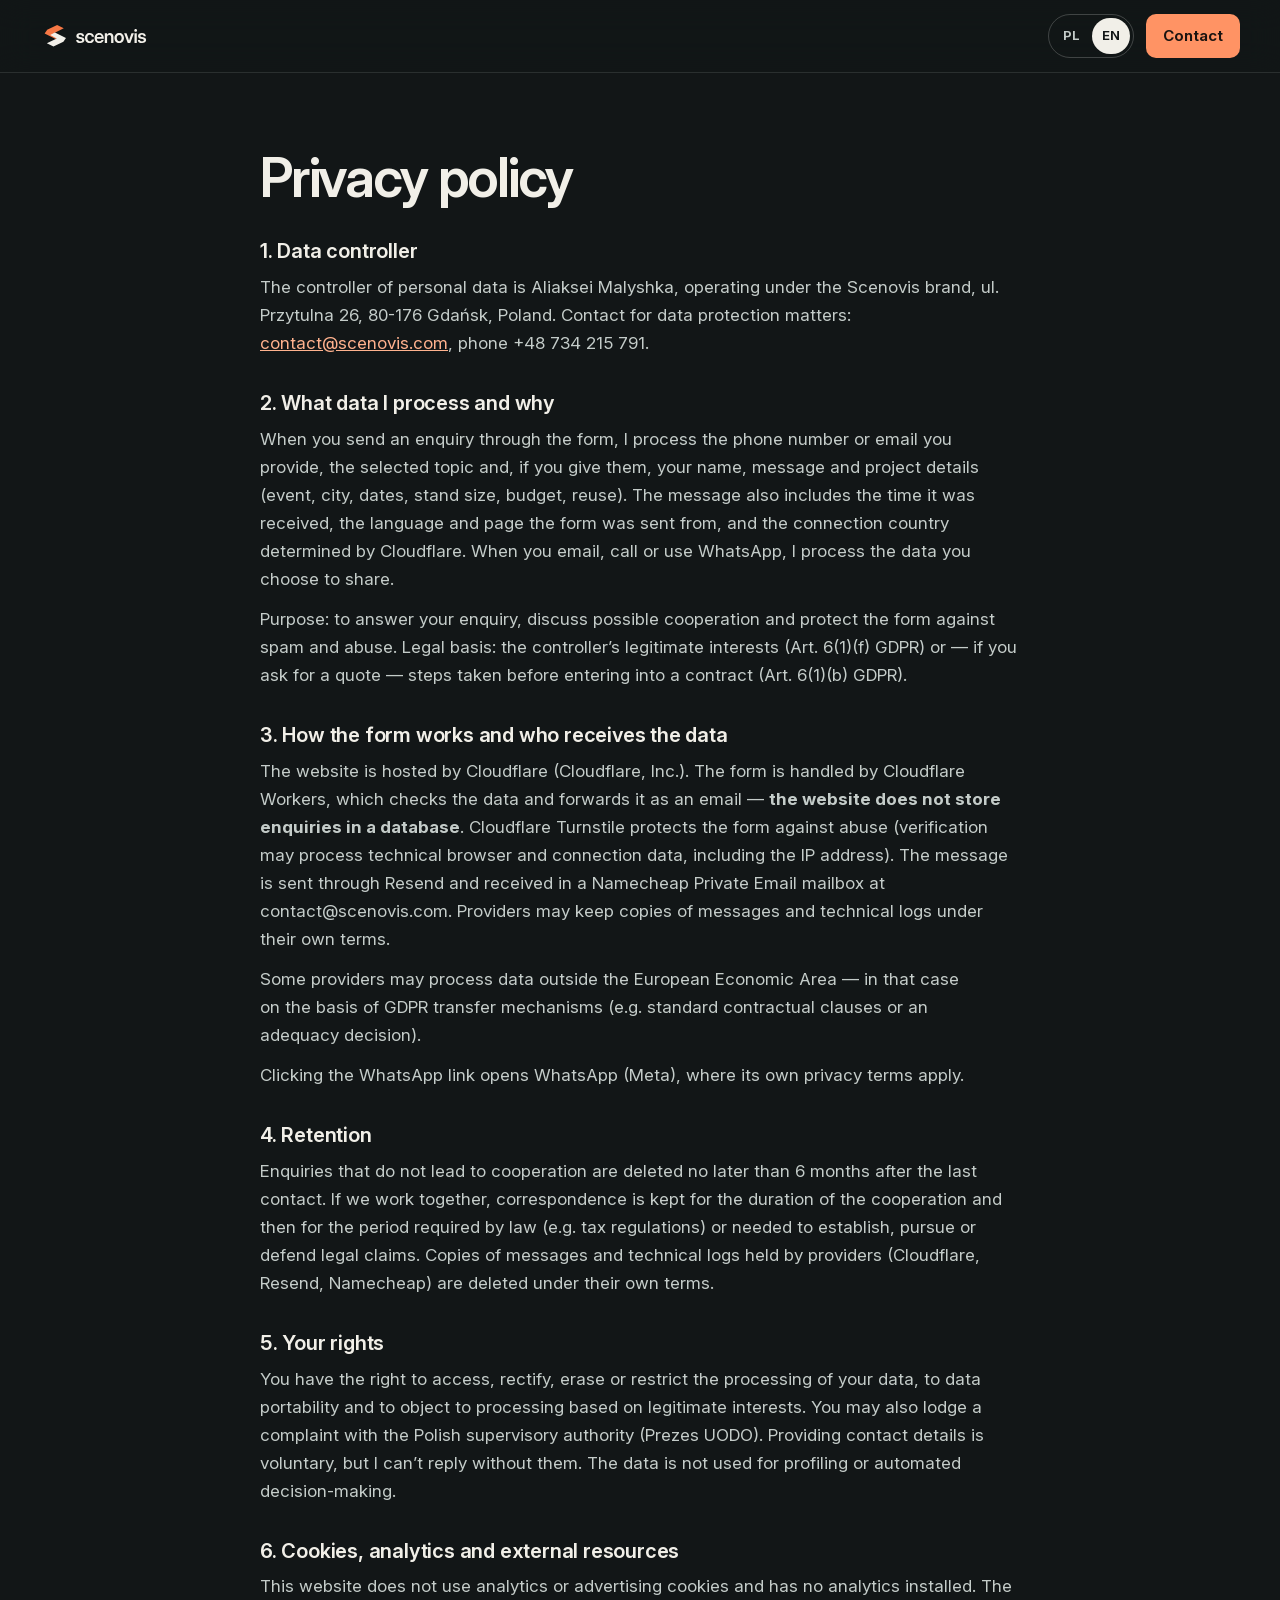
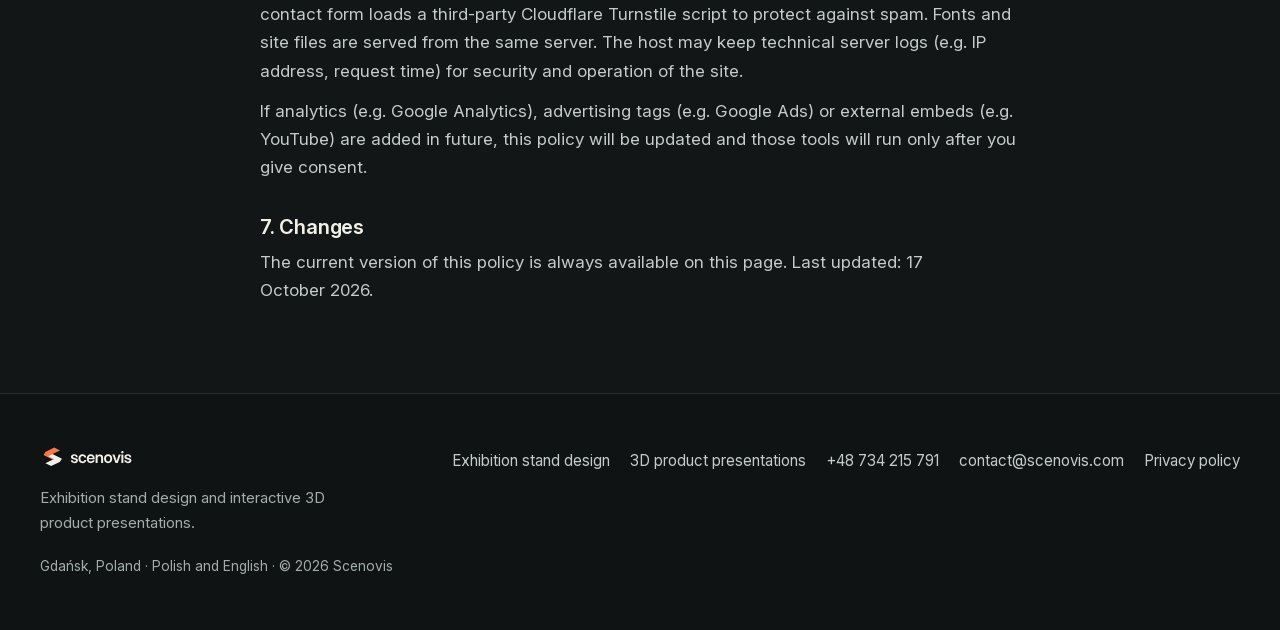
<file: en/privacy-policy/index.html>
<!doctype html>
<html lang="en" class="no-js">
<head>
<meta charset="utf-8">
<meta name="viewport" content="width=device-width, initial-scale=1">
<title>Privacy policy | Scenovis</title>
<meta name="description" content="How personal data is processed on the Scenovis website.">
<meta name="robots" content="noindex,follow">
<link rel="canonical" href="https://scenovis.com/en/privacy-policy/">
<link rel="alternate" hreflang="pl" href="https://scenovis.com/pl/polityka-prywatnosci/">
<link rel="alternate" hreflang="en" href="https://scenovis.com/en/privacy-policy/">
<link rel="alternate" hreflang="x-default" href="https://scenovis.com/en/privacy-policy/">
<meta name="theme-color" content="#121617">
<meta name="color-scheme" content="dark">
<link rel="preload" href="/assets/fonts/inter-var.woff2" as="font" type="font/woff2" crossorigin>
<link rel="stylesheet" href="/assets/css/site.css?v=c31f77a0">
<script src="/assets/js/site.js?v=c31f77a0" defer></script>
<link rel="icon" href="/favicon.ico" sizes="32x32">
<link rel="icon" href="/assets/icons/favicon.svg" type="image/svg+xml">
<link rel="apple-touch-icon" href="/assets/icons/apple-touch-icon.png">
<meta property="og:type" content="website">
<meta property="og:site_name" content="Scenovis">
<meta property="og:locale" content="en_GB">
<meta property="og:locale:alternate" content="pl_PL">
<meta property="og:title" content="Privacy policy | Scenovis">
<meta property="og:description" content="How personal data is processed on the Scenovis website.">
<meta property="og:image" content="https://scenovis.com/assets/og/og-en.jpg?v=6e41dfbe">
<meta property="og:image:width" content="1200">
<meta property="og:image:height" content="630">
<meta property="og:image:alt" content="Scenovis — exhibition stand design and 3D product presentations">
<meta name="twitter:card" content="summary_large_image">
<meta name="twitter:title" content="Privacy policy | Scenovis">
<meta name="twitter:description" content="How personal data is processed on the Scenovis website.">
<meta name="twitter:image" content="https://scenovis.com/assets/og/og-en.jpg?v=6e41dfbe">
<meta property="og:url" content="https://scenovis.com/en/privacy-policy/">

</head><body class="" data-page="privacy" data-lang="en">
<a class="skip-link" href="#main">Skip to content</a>
<header class="site-header">
<div class="wrap header-inner">
<a class="brand" href="/en/" aria-label="Scenovis — home"><img src="/assets/icons/logo.svg" width="172" height="50" alt="Scenovis"></a>

<div class="header-actions">
<div class="lang-switch" role="group" aria-label="Language"><a href="/pl/polityka-prywatnosci/" hreflang="pl" lang="pl" data-idmap="{&quot;services&quot;: &quot;oferta&quot;, &quot;example&quot;: &quot;przyklad&quot;, &quot;costs&quot;: &quot;koszty&quot;, &quot;about&quot;: &quot;o-mnie&quot;, &quot;process&quot;: &quot;wspolpraca&quot;, &quot;faq&quot;: &quot;faq&quot;, &quot;contact&quot;: &quot;kontakt&quot;, &quot;scope&quot;: &quot;zakres&quot;}" title="Polski">PL</a><a href="/en/privacy-policy/" hreflang="en" lang="en" aria-current="true" title="English">EN</a></div>
<a class="button button-primary button-small header-cta" href="/en/#contact">Contact</a>

</div>
</div>

<div class="scroll-progress" aria-hidden="true"><span></span></div>
</header>
<main id="main" tabindex="-1"><section class="section policy"><div class="wrap narrow"><h1>Privacy policy</h1>
<h2>1. Data controller</h2>
<p>The controller of personal data is Aliaksei Malyshka, operating under the Scenovis brand, ul. Przytulna 26, 80-176 Gdańsk, Poland. Contact for data protection matters: <a href="mailto:contact@scenovis.com">contact@scenovis.com</a>, phone +48 734 215 791.</p>
<h2>2. What data I process and why</h2>
<p>When you send an enquiry through the form, I process the phone number or email you provide, the selected topic and, if you give them, your name, message and project details (event, city, dates, stand size, budget, reuse). The message also includes the time it was received, the language and page the form was sent from, and the connection country determined by Cloudflare. When you email, call or use WhatsApp, I process the data you choose to share.</p>
<p>Purpose: to answer your enquiry, discuss possible cooperation and protect the form against spam and abuse. Legal basis: the controller’s legitimate interests (Art. 6(1)(f) GDPR) or — if you ask for a quote — steps taken before entering into a contract (Art. 6(1)(b) GDPR).</p>
<h2>3. How the form works and who receives the data</h2>
<p>The website is hosted by Cloudflare (Cloudflare, Inc.). The form is handled by Cloudflare Workers, which checks the data and forwards it as an email — <strong>the website does not store enquiries in a database</strong>. Cloudflare Turnstile protects the form against abuse (verification may process technical browser and connection data, including the IP address). The message is sent through Resend and received in a Namecheap Private Email mailbox at contact@scenovis.com. Providers may keep copies of messages and technical logs under their own terms.</p>
<p>Some providers may process data outside the European Economic Area — in that case on the basis of GDPR transfer mechanisms (e.g. standard contractual clauses or an adequacy decision).</p>
<p>Clicking the WhatsApp link opens WhatsApp (Meta), where its own privacy terms apply.</p>
<h2>4. Retention</h2>
<p>Enquiries that do not lead to cooperation are deleted no later than 6 months after the last contact. If we work together, correspondence is kept for the duration of the cooperation and then for the period required by law (e.g. tax regulations) or needed to establish, pursue or defend legal claims. Copies of messages and technical logs held by providers (Cloudflare, Resend, Namecheap) are deleted under their own terms.</p>
<h2>5. Your rights</h2>
<p>You have the right to access, rectify, erase or restrict the processing of your data, to data portability and to object to processing based on legitimate interests. You may also lodge a complaint with the Polish supervisory authority (Prezes UODO). Providing contact details is voluntary, but I can’t reply without them. The data is not used for profiling or automated decision-making.</p>
<h2>6. Cookies, analytics and external resources</h2>
<p>This website does not use analytics or advertising cookies and has no analytics installed. The contact form loads a third-party Cloudflare Turnstile script to protect against spam. Fonts and site files are served from the same server. The host may keep technical server logs (e.g. IP address, request time) for security and operation of the site.</p>
<p>If analytics (e.g. Google Analytics), advertising tags (e.g. Google Ads) or external embeds (e.g. YouTube) are added in future, this policy will be updated and those tools will run only after you give consent.</p>
<h2>7. Changes</h2>
<p>The current version of this policy is always available on this page. Last updated: 17 October 2026.</p>
</div></section></main>
<footer class="site-footer">
<div class="wrap footer-inner">
<div class="footer-brand">
<img src="/assets/icons/logo.svg" width="138" height="40" alt="Scenovis" loading="lazy">
<p>Exhibition stand design and interactive 3D product presentations.</p>
</div>
<ul class="footer-links">
<li><a href="/en/exhibition-stand-design/">Exhibition stand design</a></li>
<li><a href="/en/3d-product-presentations/">3D product presentations</a></li>
<li><a href="tel:+48734215791" data-track="phone_click">+48 734 215 791</a></li>
<li><a href="mailto:contact@scenovis.com" data-track="email_click">contact@scenovis.com</a></li>
<li><a href="/en/privacy-policy/">Privacy policy</a></li>
</ul>
<p class="footer-meta"><span class="footer-meta-full">Gdańsk, Poland · Polish and English · © 2026 Scenovis</span><span class="footer-meta-short">Gdańsk · PL / EN · © 2026 Scenovis</span></p>
</div>
</footer>
</body>
</html>
</file>
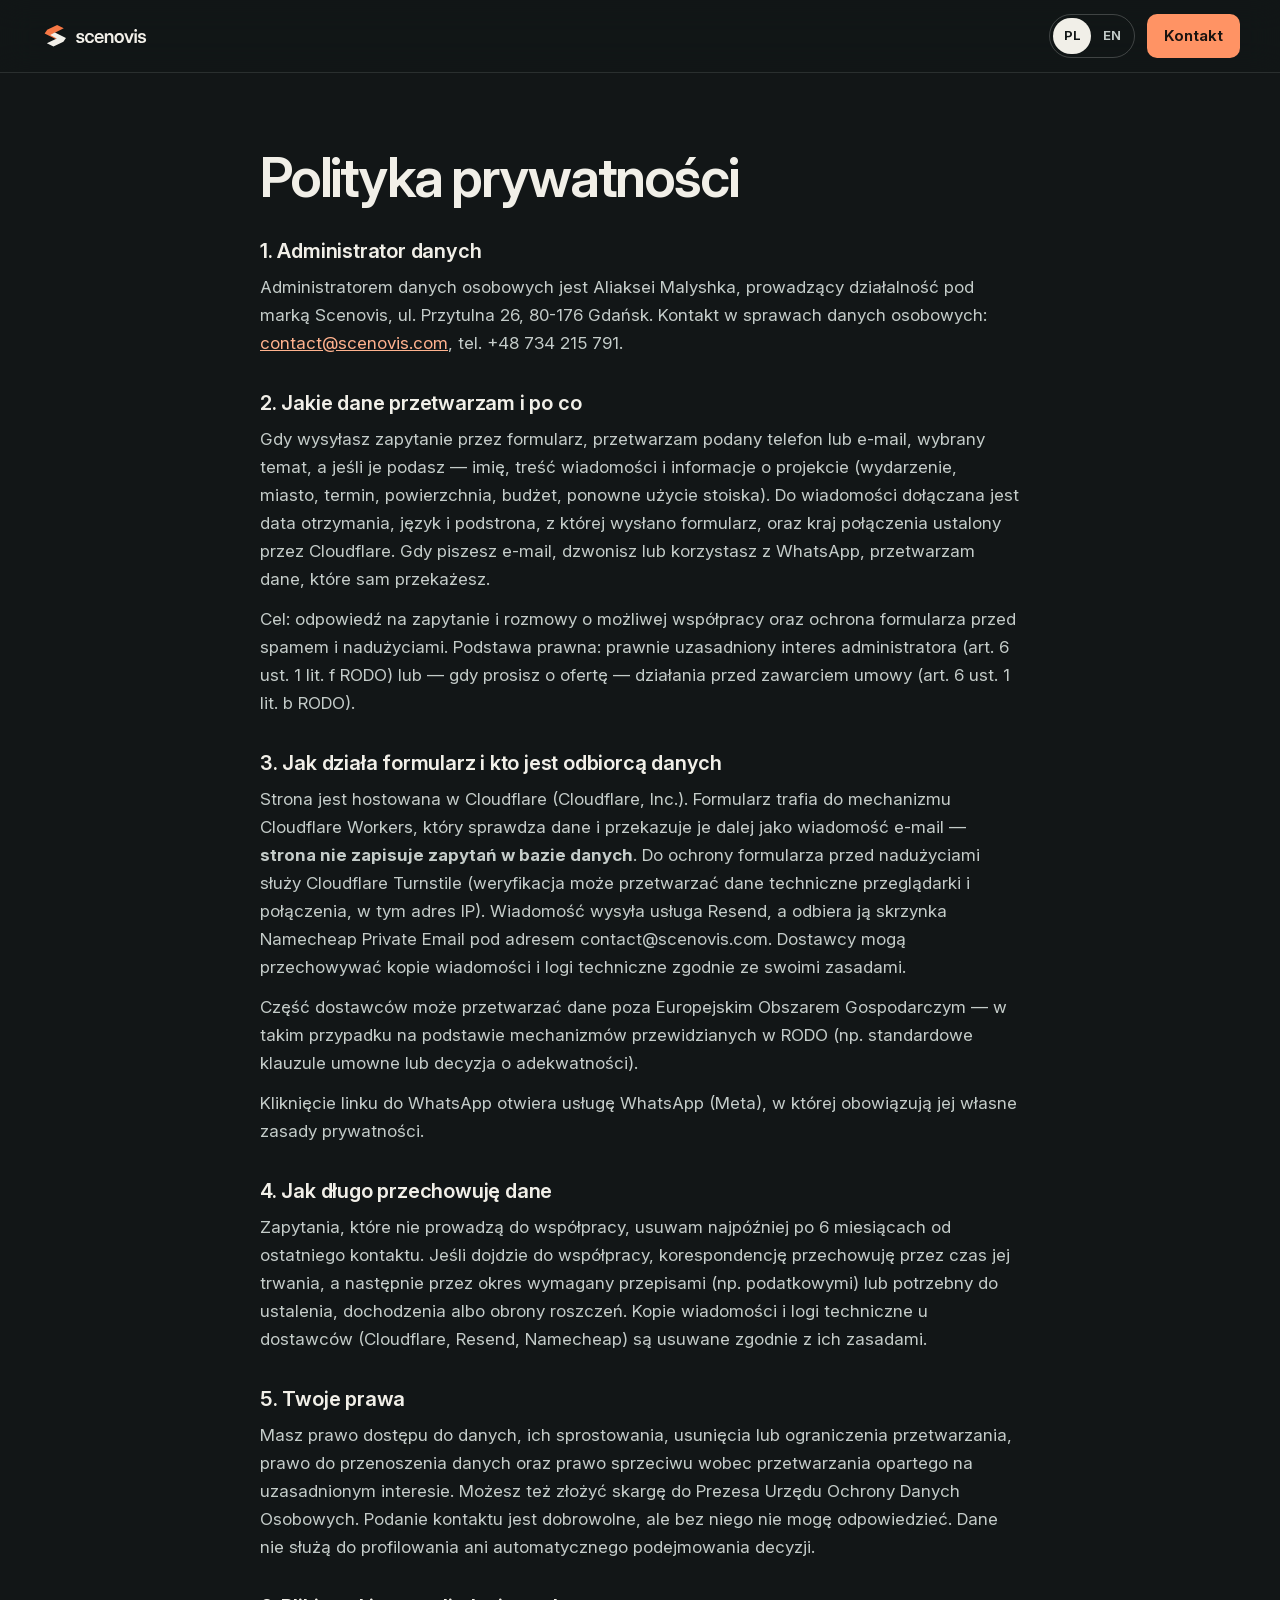
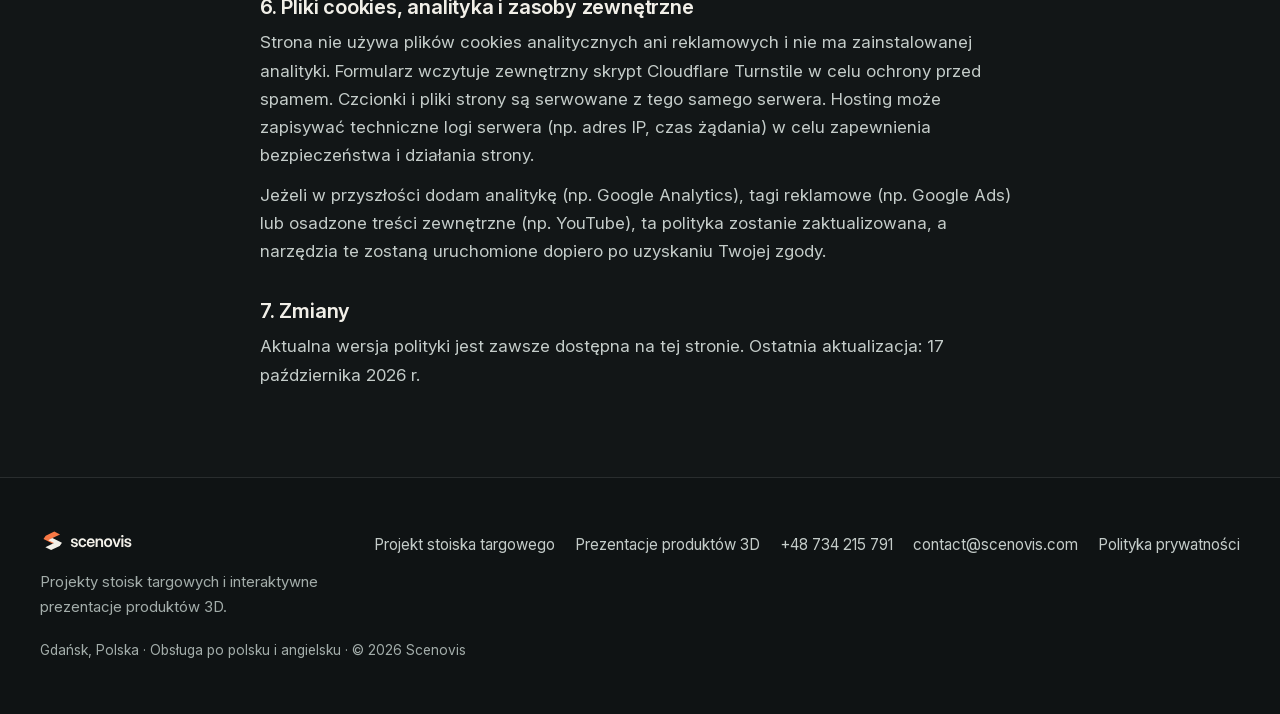
<file: pl/polityka-prywatnosci/index.html>
<!doctype html>
<html lang="pl" class="no-js">
<head>
<meta charset="utf-8">
<meta name="viewport" content="width=device-width, initial-scale=1">
<title>Polityka prywatności | Scenovis</title>
<meta name="description" content="Informacja o przetwarzaniu danych osobowych na stronie Scenovis.">
<meta name="robots" content="noindex,follow">
<link rel="canonical" href="https://scenovis.com/pl/polityka-prywatnosci/">
<link rel="alternate" hreflang="pl" href="https://scenovis.com/pl/polityka-prywatnosci/">
<link rel="alternate" hreflang="en" href="https://scenovis.com/en/privacy-policy/">
<link rel="alternate" hreflang="x-default" href="https://scenovis.com/en/privacy-policy/">
<meta name="theme-color" content="#121617">
<meta name="color-scheme" content="dark">
<link rel="preload" href="/assets/fonts/inter-var.woff2" as="font" type="font/woff2" crossorigin>
<link rel="stylesheet" href="/assets/css/site.css?v=c31f77a0">
<script src="/assets/js/site.js?v=c31f77a0" defer></script>
<link rel="icon" href="/favicon.ico" sizes="32x32">
<link rel="icon" href="/assets/icons/favicon.svg" type="image/svg+xml">
<link rel="apple-touch-icon" href="/assets/icons/apple-touch-icon.png">
<meta property="og:type" content="website">
<meta property="og:site_name" content="Scenovis">
<meta property="og:locale" content="pl_PL">
<meta property="og:locale:alternate" content="en_GB">
<meta property="og:title" content="Polityka prywatności | Scenovis">
<meta property="og:description" content="Informacja o przetwarzaniu danych osobowych na stronie Scenovis.">
<meta property="og:image" content="https://scenovis.com/assets/og/og-pl.jpg?v=2f046769">
<meta property="og:image:width" content="1200">
<meta property="og:image:height" content="630">
<meta property="og:image:alt" content="Scenovis — projekty stoisk targowych i prezentacje produktów 3D">
<meta name="twitter:card" content="summary_large_image">
<meta name="twitter:title" content="Polityka prywatności | Scenovis">
<meta name="twitter:description" content="Informacja o przetwarzaniu danych osobowych na stronie Scenovis.">
<meta name="twitter:image" content="https://scenovis.com/assets/og/og-pl.jpg?v=2f046769">
<meta property="og:url" content="https://scenovis.com/pl/polityka-prywatnosci/">

</head><body class="" data-page="privacy" data-lang="pl">
<a class="skip-link" href="#main">Przejdź do treści</a>
<header class="site-header">
<div class="wrap header-inner">
<a class="brand" href="/pl/" aria-label="Scenovis — strona główna"><img src="/assets/icons/logo.svg" width="172" height="50" alt="Scenovis"></a>

<div class="header-actions">
<div class="lang-switch" role="group" aria-label="Wersja językowa"><a href="/pl/polityka-prywatnosci/" hreflang="pl" lang="pl" aria-current="true" title="Polski">PL</a><a href="/en/privacy-policy/" hreflang="en" lang="en" data-idmap="{&quot;oferta&quot;: &quot;services&quot;, &quot;przyklad&quot;: &quot;example&quot;, &quot;koszty&quot;: &quot;costs&quot;, &quot;o-mnie&quot;: &quot;about&quot;, &quot;wspolpraca&quot;: &quot;process&quot;, &quot;faq&quot;: &quot;faq&quot;, &quot;kontakt&quot;: &quot;contact&quot;, &quot;zakres&quot;: &quot;scope&quot;}" title="English">EN</a></div>
<a class="button button-primary button-small header-cta" href="/pl/#kontakt">Kontakt</a>

</div>
</div>

<div class="scroll-progress" aria-hidden="true"><span></span></div>
</header>
<main id="main" tabindex="-1"><section class="section policy"><div class="wrap narrow"><h1>Polityka prywatności</h1>
<h2>1. Administrator danych</h2>
<p>Administratorem danych osobowych jest Aliaksei Malyshka, prowadzący działalność pod marką Scenovis, ul. Przytulna 26, 80-176 Gdańsk. Kontakt w sprawach danych osobowych: <a href="mailto:contact@scenovis.com">contact@scenovis.com</a>, tel. +48 734 215 791.</p>
<h2>2. Jakie dane przetwarzam i po co</h2>
<p>Gdy wysyłasz zapytanie przez formularz, przetwarzam podany telefon lub e-mail, wybrany temat, a jeśli je podasz — imię, treść wiadomości i informacje o projekcie (wydarzenie, miasto, termin, powierzchnia, budżet, ponowne użycie stoiska). Do wiadomości dołączana jest data otrzymania, język i podstrona, z której wysłano formularz, oraz kraj połączenia ustalony przez Cloudflare. Gdy piszesz e-mail, dzwonisz lub korzystasz z WhatsApp, przetwarzam dane, które sam przekażesz.</p>
<p>Cel: odpowiedź na zapytanie i rozmowy o możliwej współpracy oraz ochrona formularza przed spamem i nadużyciami. Podstawa prawna: prawnie uzasadniony interes administratora (art. 6 ust. 1 lit. f RODO) lub — gdy prosisz o ofertę — działania przed zawarciem umowy (art. 6 ust. 1 lit. b RODO).</p>
<h2>3. Jak działa formularz i kto jest odbiorcą danych</h2>
<p>Strona jest hostowana w Cloudflare (Cloudflare, Inc.). Formularz trafia do mechanizmu Cloudflare Workers, który sprawdza dane i przekazuje je dalej jako wiadomość e-mail — <strong>strona nie zapisuje zapytań w bazie danych</strong>. Do ochrony formularza przed nadużyciami służy Cloudflare Turnstile (weryfikacja może przetwarzać dane techniczne przeglądarki i połączenia, w tym adres IP). Wiadomość wysyła usługa Resend, a odbiera ją skrzynka Namecheap Private Email pod adresem contact@scenovis.com. Dostawcy mogą przechowywać kopie wiadomości i logi techniczne zgodnie ze swoimi zasadami.</p>
<p>Część dostawców może przetwarzać dane poza Europejskim Obszarem Gospodarczym — w takim przypadku na podstawie mechanizmów przewidzianych w RODO (np. standardowe klauzule umowne lub decyzja o adekwatności).</p>
<p>Kliknięcie linku do WhatsApp otwiera usługę WhatsApp (Meta), w której obowiązują jej własne zasady prywatności.</p>
<h2>4. Jak długo przechowuję dane</h2>
<p>Zapytania, które nie prowadzą do współpracy, usuwam najpóźniej po 6 miesiącach od ostatniego kontaktu. Jeśli dojdzie do współpracy, korespondencję przechowuję przez czas jej trwania, a następnie przez okres wymagany przepisami (np. podatkowymi) lub potrzebny do ustalenia, dochodzenia albo obrony roszczeń. Kopie wiadomości i logi techniczne u dostawców (Cloudflare, Resend, Namecheap) są usuwane zgodnie z ich zasadami.</p>
<h2>5. Twoje prawa</h2>
<p>Masz prawo dostępu do danych, ich sprostowania, usunięcia lub ograniczenia przetwarzania, prawo do przenoszenia danych oraz prawo sprzeciwu wobec przetwarzania opartego na uzasadnionym interesie. Możesz też złożyć skargę do Prezesa Urzędu Ochrony Danych Osobowych. Podanie kontaktu jest dobrowolne, ale bez niego nie mogę odpowiedzieć. Dane nie służą do profilowania ani automatycznego podejmowania decyzji.</p>
<h2>6. Pliki cookies, analityka i zasoby zewnętrzne</h2>
<p>Strona nie używa plików cookies analitycznych ani reklamowych i nie ma zainstalowanej analityki. Formularz wczytuje zewnętrzny skrypt Cloudflare Turnstile w celu ochrony przed spamem. Czcionki i pliki strony są serwowane z tego samego serwera. Hosting może zapisywać techniczne logi serwera (np. adres IP, czas żądania) w celu zapewnienia bezpieczeństwa i działania strony.</p>
<p>Jeżeli w przyszłości dodam analitykę (np. Google Analytics), tagi reklamowe (np. Google Ads) lub osadzone treści zewnętrzne (np. YouTube), ta polityka zostanie zaktualizowana, a narzędzia te zostaną uruchomione dopiero po uzyskaniu Twojej zgody.</p>
<h2>7. Zmiany</h2>
<p>Aktualna wersja polityki jest zawsze dostępna na tej stronie. Ostatnia aktualizacja: 17 października 2026 r.</p>
</div></section></main>
<footer class="site-footer">
<div class="wrap footer-inner">
<div class="footer-brand">
<img src="/assets/icons/logo.svg" width="138" height="40" alt="Scenovis" loading="lazy">
<p>Projekty stoisk targowych i interaktywne prezentacje produktów 3D.</p>
</div>
<ul class="footer-links">
<li><a href="/pl/projekt-stoiska-targowego/">Projekt stoiska targowego</a></li>
<li><a href="/pl/prezentacje-produktow-3d/">Prezentacje produktów 3D</a></li>
<li><a href="tel:+48734215791" data-track="phone_click">+48 734 215 791</a></li>
<li><a href="mailto:contact@scenovis.com" data-track="email_click">contact@scenovis.com</a></li>
<li><a href="/pl/polityka-prywatnosci/">Polityka prywatności</a></li>
</ul>
<p class="footer-meta"><span class="footer-meta-full">Gdańsk, Polska · Obsługa po polsku i angielsku · © 2026 Scenovis</span><span class="footer-meta-short">Gdańsk · PL / EN · © 2026 Scenovis</span></p>
</div>
</footer>
</body>
</html>
</file>
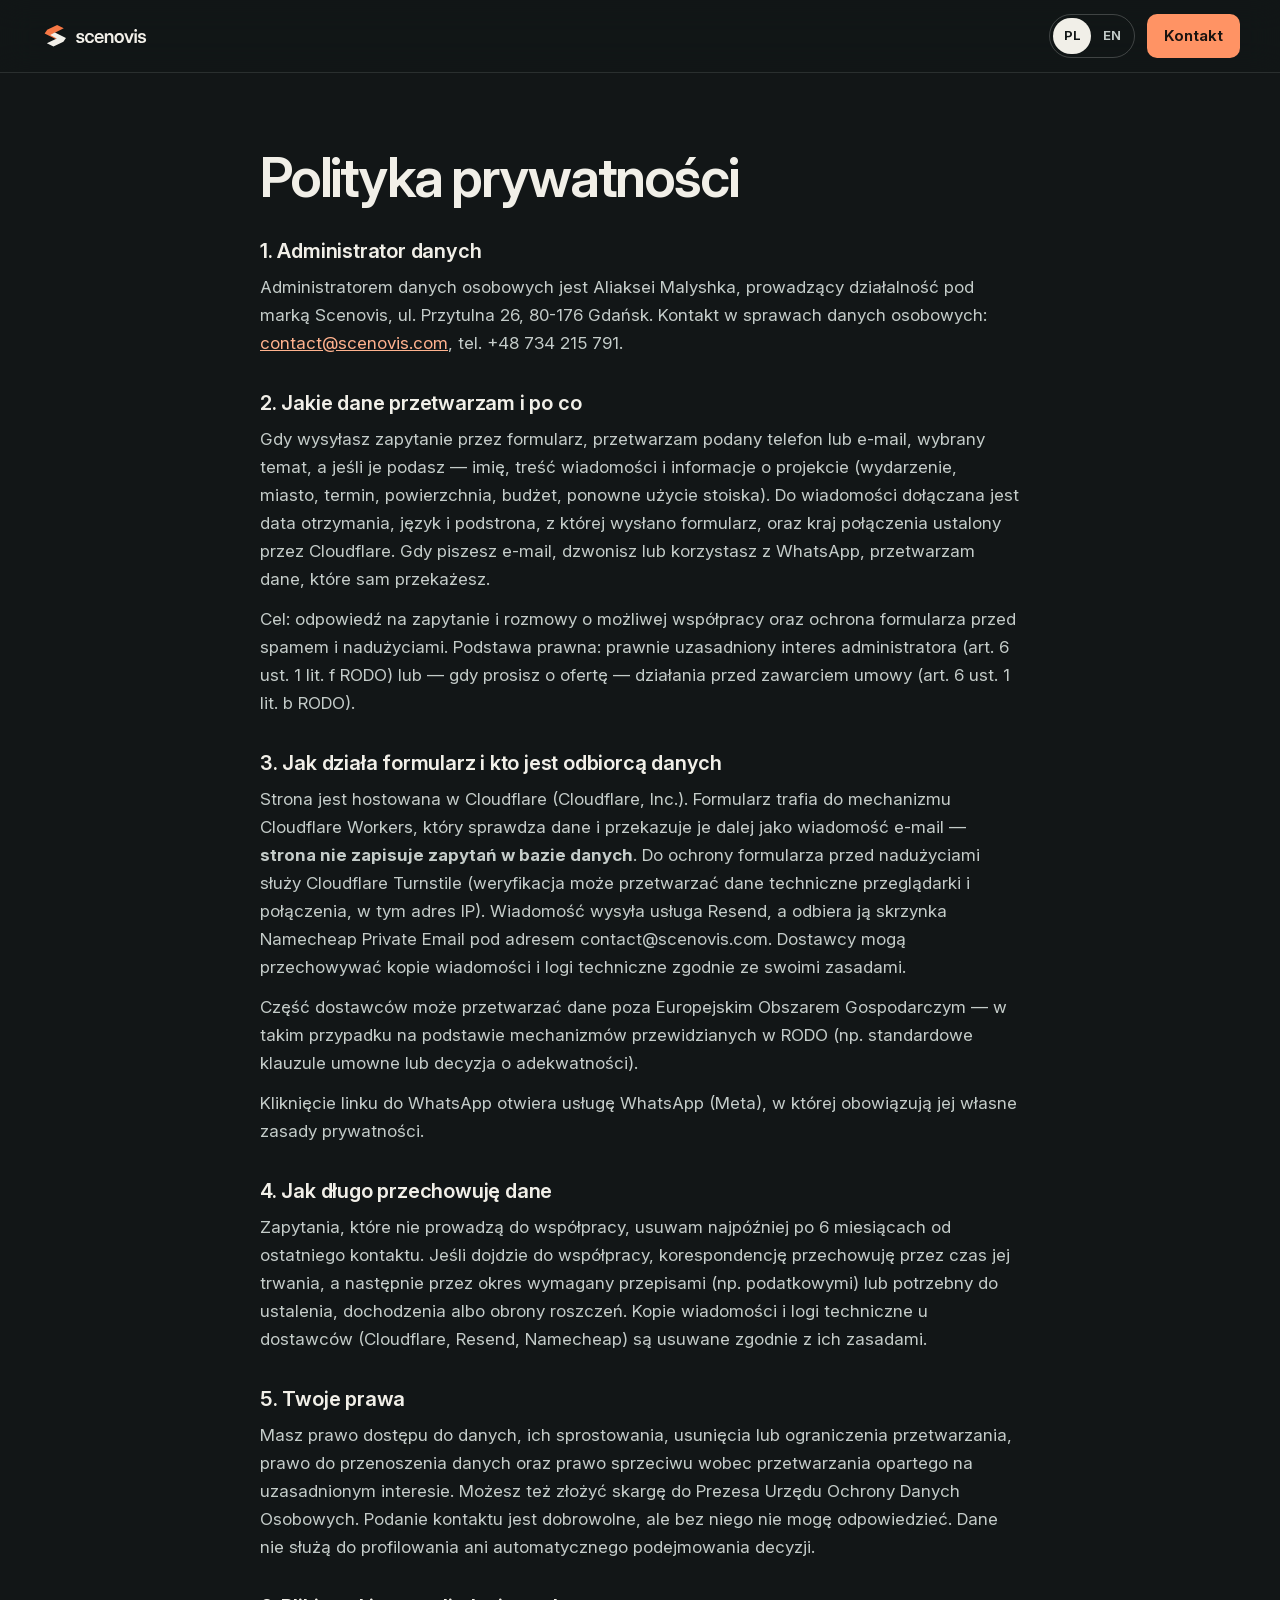
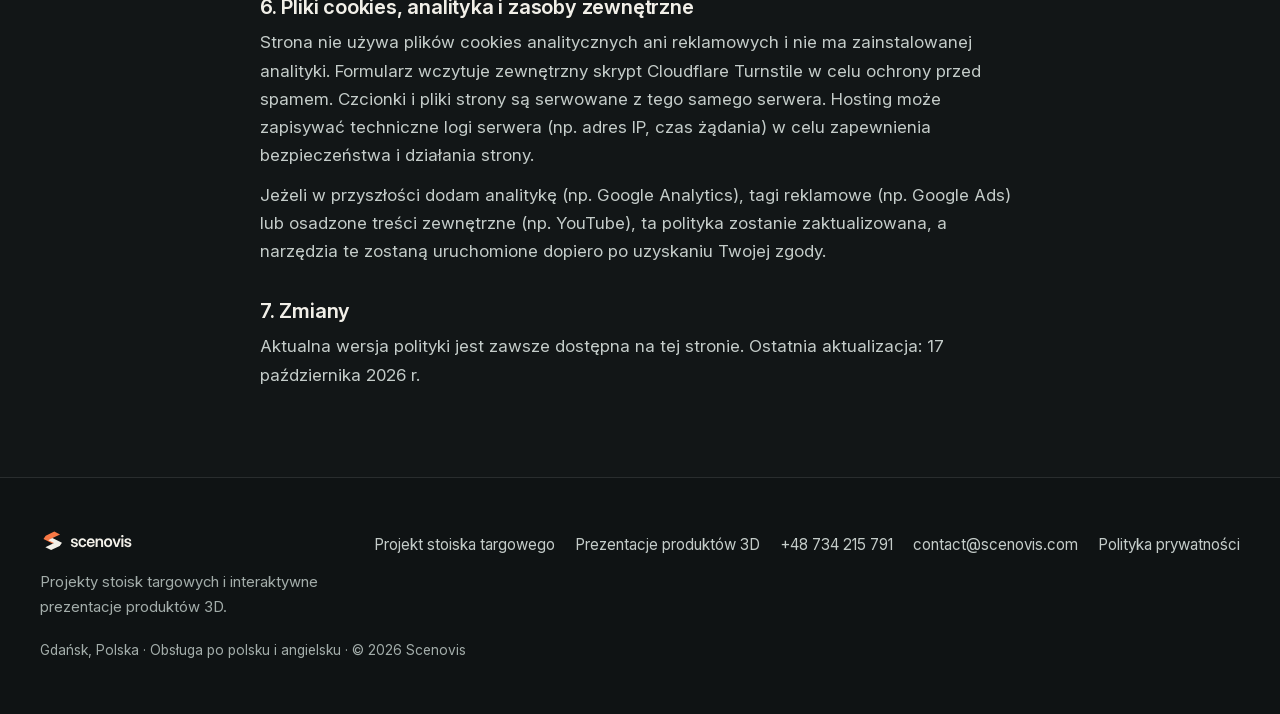
<file: privacy.html>
<!doctype html>
<html lang="pl"><head><meta charset="utf-8"><title>Scenovis</title>
<meta name="robots" content="noindex">
<link rel="canonical" href="https://scenovis.com/pl/polityka-prywatnosci/">
<meta http-equiv="refresh" content="0; url=/pl/polityka-prywatnosci/"></head>
<body><a href="/pl/polityka-prywatnosci/">Polityka prywatności</a> · <a href="/en/privacy-policy/">Privacy policy</a></body></html>
</file>
<file: assets/css/site.css>
/* ==========================================================================
   SCENOVIS — jeden arkusz stylów (zastępuje site.css + refinements.css)
   Kierunek: grafit + pomarańcz, „dokumentacja techniczna” (adnotacje,
   kody elementów, zestawienie) tylko tam, gdzie niesie informację.
   ========================================================================== */

@font-face {
  font-family: "Inter";
  src: url("/assets/fonts/inter-var.woff2") format("woff2");
  font-weight: 400 700;
  font-style: normal;
  font-display: swap;
}
/* Metryczny zamiennik ogranicza przesunięcia układu (CLS) przed załadowaniem fontu */
@font-face {
  font-family: "Inter Fallback";
  src: local("Arial"), local("Helvetica Neue"), local("Helvetica");
  size-adjust: 107.1%;
  ascent-override: 90.4%;
  descent-override: 22.5%;
  line-gap-override: 0%;
}

:root {
  --bg: #121617;
  --bg-2: #171c1d;
  --surface: #1c2223;
  --surface-2: #232a2b;
  --line: rgba(255, 255, 255, .11);
  --line-2: rgba(255, 255, 255, .2);
  --ink: #f1efe8;
  --ink-2: #c4ccc9;
  --ink-3: #a3adaa;
  --accent: #ff9364;
  --accent-ink: #ffb28e;
  --accent-deep: #1a1310;
  --rent: #9cc4ab;
  --service: #d8c7a3;
  --buy: #ffb28e;
  --radius: 12px;
  --radius-s: 8px;
  --wrap: 1240px;
  --gutter: 40px;
  --header-h: 72px;
  --font: "Inter", "Inter Fallback", ui-sans-serif, system-ui, -apple-system, "Segoe UI", Roboto, Arial, sans-serif;
  --ease: cubic-bezier(.2, .8, .2, 1);
  color-scheme: dark;
}

*, *::before, *::after { box-sizing: border-box; }
html { -webkit-text-size-adjust: 100%; scroll-behavior: smooth; scroll-padding-top: calc(var(--header-h) + 16px); }
body {
  margin: 0;
  background: var(--bg);
  color: var(--ink);
  font: 400 17px/1.65 var(--font);
  font-optical-sizing: auto;
  -webkit-font-smoothing: antialiased;
  text-rendering: optimizeLegibility;
}
img, svg, video { display: block; max-width: 100%; height: auto; }
a { color: inherit; }
h1, h2, h3, p, ul, ol, figure { margin: 0; }
ul, ol { padding: 0; list-style: none; }
button, input, select, textarea { font: inherit; color: inherit; }
button { cursor: pointer; }
::selection { background: rgba(255, 147, 100, .4); color: #fff; }
:focus-visible { outline: 2px solid var(--accent-ink); outline-offset: 3px; border-radius: 4px; }
#main:focus, [tabindex="-1"]:focus { outline: none; }

.wrap { width: min(var(--wrap), calc(100% - var(--gutter) * 2)); margin-inline: auto; }
.wrap.narrow { max-width: 760px; }
.visually-hidden {
  position: absolute !important; width: 1px; height: 1px; padding: 0; margin: -1px;
  overflow: hidden; clip: rect(0 0 0 0); white-space: nowrap; border: 0;
}
.skip-link {
  position: absolute; left: 16px; top: -80px; z-index: 200;
  background: var(--accent); color: var(--accent-deep); padding: 12px 16px; border-radius: var(--radius-s);
  font-weight: 650; text-decoration: none;
}
.skip-link:focus { top: 12px; }

/* ---------- typografia ---------- */
h1, h2, h3 { font-weight: 620; letter-spacing: -.025em; text-wrap: balance; }
h1 { font-size: clamp(2.6rem, 1.4rem + 4.4vw, 5.1rem); line-height: 1.02; letter-spacing: -.04em; }
h2 { font-size: clamp(2rem, 1.35rem + 2.4vw, 3.3rem); line-height: 1.08; letter-spacing: -.035em; }
h3 { font-size: 1.2rem; line-height: 1.3; }
h1 em, h2 em { font-style: normal; color: var(--accent); }
p { text-wrap: pretty; }
.lead { font-size: clamp(1.06rem, 1rem + .3vw, 1.2rem); line-height: 1.65; color: var(--ink-2); max-width: 36em; }
.eyebrow {
  font-size: .8rem; font-weight: 650; letter-spacing: .14em; color: var(--accent-ink);
  display: flex; align-items: center; gap: 12px;
}
.eyebrow::before { content: ""; width: 8px; height: 8px; border-radius: 50%; background: var(--accent); box-shadow: 0 0 0 5px rgba(255,147,100,.14); }
.section-label { font-size: .875rem; font-weight: 600; color: var(--accent-ink); margin-bottom: 14px; }
.small-h { font-size: 1rem; margin: 28px 0 12px; }

/* ---------- przyciski i linki ---------- */
.button {
  display: inline-flex; align-items: center; justify-content: center; gap: 10px;
  min-height: 50px; padding: 13px 22px; border-radius: 10px; border: 1px solid transparent;
  font-size: 1rem; font-weight: 640; line-height: 1.2; text-decoration: none; text-align: center;
  transition: background-color .2s, border-color .2s, transform .2s var(--ease);
}
.button:active { transform: translateY(1px); }
.button-primary { background: var(--accent); color: var(--accent-deep); }
.button-primary:hover { background: #ffaa84; }
.button-ghost { border-color: var(--line-2); color: var(--ink); background: transparent; }
.button-ghost:hover { border-color: var(--accent); background: rgba(255,147,100,.06); }
.button-small { min-height: 44px; padding: 10px 16px; font-size: .94rem; }
.button-block { width: 100%; }
.button[disabled] { opacity: .65; cursor: progress; }
.text-link {
  display: inline-flex; align-items: center; gap: 8px; min-height: 44px;
  color: var(--accent-ink); font-weight: 600; text-decoration: underline; text-decoration-thickness: 1px;
  text-underline-offset: 5px; text-decoration-color: rgba(255,178,142,.4);
}
.text-link:hover { text-decoration-color: currentColor; }
.icon { width: 20px; height: 20px; flex: none; fill: none; stroke: currentColor; stroke-width: 1.7; stroke-linecap: round; stroke-linejoin: round; }
.cta-row { display: flex; flex-wrap: wrap; gap: 12px; margin-top: 32px; }

/* ---------- etykiety typu kosztu ---------- */
.chip {
  display: inline-flex; align-items: center; gap: 6px; padding: 3px 10px; border-radius: 999px;
  font-size: .8rem; font-weight: 600; line-height: 1.5; white-space: nowrap; border: 1px solid;
}
.chip::before { content: ""; width: 6px; height: 6px; border-radius: 50%; background: currentColor; }
.chip--buy { color: var(--buy); border-color: rgba(255,178,142,.4); background: rgba(255,147,100,.08); }
.chip--rent { color: var(--rent); border-color: rgba(156,196,171,.4); background: rgba(156,196,171,.08); }
.chip--service { color: var(--service); border-color: rgba(216,199,163,.4); background: rgba(216,199,163,.08); }
.chip--buyrent { color: var(--ink-2); border-color: var(--line-2); background: rgba(255,255,255,.04); }

/* ---------- TODO (tylko w trybie roboczym) ---------- */
.todo { display: none; }
.is-draft .todo {
  display: inline-block; margin: 4px 0; padding: 2px 8px; border: 1px dashed var(--accent);
  border-radius: 6px; color: var(--accent-ink); background: rgba(255,147,100,.08);
  font-size: .8rem; font-weight: 600; line-height: 1.5;
}

/* ---------- nagłówek strony ---------- */
.site-header {
  position: sticky; top: 0; z-index: 50;
  background: rgba(18, 22, 23, .94); border-bottom: 1px solid var(--line);
}
@supports (backdrop-filter: blur(10px)) {
  .site-header { background: rgba(18, 22, 23, .82); backdrop-filter: blur(16px) saturate(1.2); }
}
.header-inner { height: var(--header-h); display: flex; align-items: center; gap: 24px; }
.brand { flex: none; display: block; margin-left: -4px; border-radius: 6px; }
.brand img { width: 150px; height: auto; }
.nav { margin-left: auto; }
.nav ul { display: flex; gap: 4px; }
.nav a {
  display: flex; align-items: center; min-height: 44px; padding: 0 12px; border-radius: 8px;
  color: var(--ink-2); font-size: .95rem; text-decoration: none; position: relative;
}
.nav a:hover { color: var(--ink); background: rgba(255,255,255,.04); }
.nav a[aria-current="location"] { color: var(--ink); }
.nav a[aria-current="location"]::after {
  content: ""; position: absolute; left: 12px; right: 12px; bottom: 6px; height: 2px; border-radius: 2px; background: var(--accent);
}
.header-actions { display: flex; align-items: center; gap: 12px; margin-left: auto; }
.nav + .header-actions { margin-left: 8px; }
.lang-switch { display: flex; padding: 3px; gap: 2px; border: 1px solid var(--line-2); border-radius: 999px; }
.lang-switch a {
  display: grid; place-items: center; min-width: 38px; min-height: 36px; border-radius: 999px;
  font-size: .82rem; font-weight: 650; color: var(--ink-2); text-decoration: none;
}
.lang-switch a:hover { color: var(--ink); }
.lang-switch a[aria-current="true"] { background: var(--ink); color: #121617; }
.menu-toggle { display: none; }
.scroll-progress { position: absolute; left: 0; right: 0; bottom: -1px; height: 2px; overflow: hidden; pointer-events: none; }
.scroll-progress span { display: block; height: 100%; background: var(--accent); transform: scaleX(0); transform-origin: left; }

/* ---------- hero ---------- */
.hero {
  position: relative; padding: 64px 0 72px; overflow: hidden;
  background:
    radial-gradient(60% 70% at 85% 30%, rgba(179,109,61,.13), transparent 70%),
    linear-gradient(var(--bg), var(--bg));
}
.hero::before { /* siatka rysunku technicznego, bardzo subtelna */
  content: ""; position: absolute; inset: 0; pointer-events: none;
  background-image: linear-gradient(rgba(255,255,255,.025) 1px, transparent 1px), linear-gradient(90deg, rgba(255,255,255,.025) 1px, transparent 1px);
  background-size: 64px 64px; mask-image: linear-gradient(90deg, transparent 35%, #000 100%);
}
.hero-grid { position: relative; display: grid; grid-template-columns: minmax(0, 11fr) minmax(0, 13fr); gap: 56px; align-items: center; }
.hero h1 { margin: 26px 0 24px; font-size: clamp(2.6rem, 1.3rem + 3.4vw, 4.5rem); }
.hero-note { margin-top: 28px; font-size: .92rem; color: var(--ink-3); }
/* dwie równorzędne usługi pod głównym CTA */
.hero-paths ul { display: grid; grid-template-columns: repeat(2, minmax(0, 1fr)); gap: 10px; margin-top: 12px; max-width: 34em; }
.hero-path {
  display: flex; align-items: center; justify-content: space-between; gap: 12px; min-height: 50px; height: 100%;
  padding: 10px 16px; border-radius: 10px; border: 1px solid var(--line-2); color: var(--ink);
  font-weight: 600; font-size: .97rem; line-height: 1.3; text-decoration: none;
  transition: border-color .2s, background-color .2s;
}
.hero-path .icon { color: var(--accent); transition: transform .2s var(--ease); }
.hero-path:hover { border-color: var(--accent); background: rgba(255,147,100,.06); }
.hero-path:hover .icon { transform: translateX(3px); }

.hero-figure figcaption { margin-top: 12px; font-size: .82rem; color: var(--ink-3); }
.annotated {
  /* obraz 16:9 kadrowany do 5:4 — pozycje adnotacji liczone w układzie oryginału */
  --vis: .703; --off: .178;
  position: relative; aspect-ratio: 5 / 4; border-radius: 16px; overflow: hidden;
  border: 1px solid var(--line-2); background: var(--surface); box-shadow: 0 30px 80px rgba(0,0,0,.35);
}
.annotated picture, .annotated img { width: 100%; height: 100%; }
.annotated img { object-fit: cover; object-position: 60% 50%; }
.annotated::after { content: ""; position: absolute; inset: 0; pointer-events: none; background: linear-gradient(180deg, transparent 55%, rgba(10,12,13,.7)); }
.hero-figure--plain .annotated { aspect-ratio: 3 / 2; }
.hero-figure--plain .annotated img { object-position: 50% 50%; }
.concept-badge {
  position: absolute; z-index: 3; right: 14px; top: 14px; padding: 4px 10px; border-radius: 999px;
  font-size: .78rem; font-weight: 600; color: var(--ink); background: rgba(18,22,23,.78); border: 1px solid var(--line-2);
}

.tags { position: absolute; inset: 0; z-index: 2; }
.tag {
  --u: .5; --v: .5;
  position: absolute; left: calc((var(--u) - var(--off)) / var(--vis) * 100%); top: calc(var(--v) * 100%);
  width: 12px; height: 12px; margin: -6px 0 0 -6px; border-radius: 50%;
  background: var(--accent); box-shadow: 0 0 0 4px rgba(255,147,100,.28), 0 0 0 9px rgba(255,147,100,.1);
}
.tag::before { /* linia odniesienia */
  content: ""; position: absolute; left: 5px; bottom: 11px; width: 1px; height: 34px; background: rgba(255,178,142,.75);
}
.tag-label {
  position: absolute; left: -2px; bottom: 44px; display: flex; align-items: center; gap: 8px; white-space: nowrap;
  padding: 6px 8px 6px 12px; border-radius: 10px; background: rgba(18,22,23,.86); border: 1px solid var(--line-2);
  font-size: .86rem; font-weight: 600; color: var(--ink);
}
@supports (backdrop-filter: blur(6px)) { .tag-label { background: rgba(18,22,23,.7); backdrop-filter: blur(8px); } }
.tag--down::before { bottom: auto; top: 11px; }
.tag--down .tag-label { bottom: auto; top: 44px; }
.tag--left .tag-label { left: auto; right: -2px; }
.variant-pill {
  position: absolute; z-index: 3; left: 14px; bottom: 14px; display: flex; align-items: center; gap: 2px;
  padding: 4px; border-radius: 999px; background: rgba(18,22,23,.82); border: 1px solid var(--line-2); font-size: .8rem;
}
.variant-pill span { padding: 0 8px 0 10px; color: var(--ink-3); }
.variant-pill b { padding: 5px 10px; border-radius: 999px; font-weight: 600; color: var(--ink-2); }
.variant-pill b.is-on { background: var(--ink); color: #121617; }

.hero--landing { padding-top: 20px; }
.crumbs ol { display: flex; flex-wrap: wrap; gap: 6px; font-size: .88rem; color: var(--ink-3); margin-bottom: 32px; }
.crumbs li + li::before { content: "/"; margin-right: 6px; color: var(--line-2); }
.crumbs a { color: var(--ink-2); }
.check-list { display: grid; gap: 10px; margin-top: 24px; }
.check-list li { display: flex; gap: 10px; align-items: flex-start; color: var(--ink-2); }
.check-list .icon, .service-list .icon { color: var(--accent); margin-top: 3px; }

/* ---------- W skrócie ---------- */
.tldr { border-top: 1px solid var(--line); border-bottom: 1px solid var(--line); background: var(--bg-2); padding: 36px 0; }
.tldr-for { color: var(--ink-2); margin-bottom: 24px; max-width: 60em; }
.tldr-for strong { color: var(--ink); font-weight: 620; }
.tldr-list { display: grid; grid-template-columns: repeat(4, minmax(0, 1fr)); gap: 32px; }
.tldr-list li { border-top: 2px solid var(--accent); padding-top: 16px; }
.tldr-list h3 { font-size: 1.05rem; margin-bottom: 6px; }
.tldr-list p { color: var(--ink-2); font-size: .97rem; line-height: 1.55; }

/* ---------- sekcje ---------- */
.section { padding: clamp(64px, 8vw, 112px) 0; }
.section-head { max-width: 760px; margin-bottom: 44px; }
.section-head h2 { margin-bottom: 0; }
.section-lead { margin-top: 18px; color: var(--ink-2); font-size: 1.1rem; max-width: 40em; }
.demo-tag {
  display: inline-block; margin-bottom: 16px; padding: 4px 12px; border-radius: 999px;
  border: 1px dashed rgba(255,178,142,.55); color: var(--accent-ink); font-size: .85rem; font-weight: 600;
}

/* case / film */
.case { background: var(--bg); }
.case-stage { position: relative; }
.player {
  position: relative; aspect-ratio: 16 / 9; border-radius: 16px; overflow: hidden;
  background: #0d1011; border: 1px solid var(--line-2);
}
.player video { width: 100%; height: 100%; object-fit: contain; background: #000; }
.player-play {
  position: absolute; inset: 0; display: flex; flex-direction: column; align-items: center; justify-content: center; gap: 14px;
  border: 0; background: linear-gradient(180deg, rgba(0,0,0,0), rgba(0,0,0,.35)); color: var(--ink); font-weight: 640;
}
.player-play .icon { width: 84px; height: 84px; padding: 26px 24px 26px 30px; border-radius: 50%; background: var(--accent); color: var(--accent-deep); fill: currentColor; stroke: none; }
.player.is-playing .player-play { display: none; }
.player-meta { margin-top: 12px; font-size: .88rem; color: var(--ink-3); }
.player.is-placeholder {
  display: grid; place-items: center; text-align: center;
  background:
    radial-gradient(50% 60% at 50% 45%, rgba(255,147,100,.12), transparent 70%),
    repeating-linear-gradient(90deg, rgba(255,255,255,.02) 0 1px, transparent 1px 64px),
    repeating-linear-gradient(0deg, rgba(255,255,255,.02) 0 1px, transparent 1px 64px),
    #111516;
}
.player-ph { padding: 24px; display: grid; justify-items: center; gap: 8px; color: var(--ink-2); }
.player-ph-title { font-size: 1.35rem; font-weight: 620; color: var(--ink); }
.play-ring { display: grid; place-items: center; width: 84px; height: 84px; border-radius: 50%; border: 1.5px solid var(--accent); margin-bottom: 8px; }
.play-ring .icon { width: 30px; height: 30px; fill: var(--accent); stroke: none; margin-left: 4px; }
.player-end {
  position: absolute; inset: 0; display: none; place-items: center; text-align: center; padding: 24px;
  background: rgba(12,15,16,.88);
}
.player.is-ended .player-end { display: grid; }
.player-end p { font-size: 1.25rem; font-weight: 620; margin-bottom: 18px; }

.case-intro { margin: 28px 0 0; color: var(--ink-2); max-width: 46em; }
.benefits { display: grid; grid-template-columns: repeat(3, minmax(0, 1fr)); gap: 16px; margin-top: 32px; }
.benefits li { padding: 22px; border-radius: var(--radius); background: var(--surface); border: 1px solid var(--line); }
.benefits h3 { font-size: 1.08rem; margin-bottom: 6px; }
.benefits p { color: var(--ink-2); font-size: .97rem; line-height: 1.55; }
.case-bottom { display: grid; grid-template-columns: minmax(0, 7fr) minmax(0, 5fr); gap: 32px; margin-top: 32px; align-items: start; }
.chapters h3 { font-size: 1rem; margin-bottom: 12px; }
.chapters ol { columns: 2; column-gap: 32px; counter-reset: ch; }
.chapters li { counter-increment: ch; break-inside: avoid; display: flex; gap: 12px; padding: 7px 0; border-bottom: 1px solid var(--line); color: var(--ink-2); font-size: .97rem; }
.chapters li::before { content: counter(ch, decimal-leading-zero); color: var(--ink-3); font-variant-numeric: tabular-nums; font-size: .85rem; padding-top: 2px; }
.transcript { margin-top: 20px; }
.transcript summary, .more-fields summary, .faq-item summary { cursor: pointer; }
.transcript summary { display: inline-flex; min-height: 44px; align-items: center; color: var(--accent-ink); font-weight: 600; }
.case-cta { padding: 28px; border-radius: var(--radius); border: 1px solid rgba(255,147,100,.35); background: linear-gradient(140deg, rgba(255,147,100,.1), rgba(255,147,100,.02)); }
.case-bottom--single { grid-template-columns: minmax(0, 1fr); }
.case-bottom--single .case-cta { display: flex; flex-wrap: wrap; align-items: center; justify-content: space-between; gap: 16px 24px; }
.case-bottom--single .case-cta p { margin-bottom: 0; }
.case-cta p { font-size: 1.25rem; font-weight: 620; line-height: 1.35; margin-bottom: 20px; }

/* oferta */
.services { background: var(--bg-2); border-top: 1px solid var(--line); }
.services-grid { display: grid; grid-template-columns: repeat(3, minmax(0, 1fr)); gap: 18px; }
.service {
  display: flex; flex-direction: column; padding: 28px; border-radius: var(--radius);
  background: var(--surface); border: 1px solid var(--line);
}
.service--partners { background: transparent; border: 1px dashed var(--line-2); }
.service-code { font-size: .85rem; color: var(--ink-3); margin-bottom: 18px; }
.service h3 { font-size: 1.4rem; margin-bottom: 10px; }
.service-desc { color: var(--ink-2); }
.service-list { display: grid; gap: 8px; margin: 22px 0 24px; }
.service-list li { display: flex; gap: 10px; font-size: .97rem; color: var(--ink); }
.who { margin-top: auto; display: inline-flex; align-self: flex-start; align-items: center; gap: 8px; font-size: .86rem; font-weight: 600; padding: 5px 12px; border-radius: 999px; }
.who--own { color: var(--accent-ink); background: rgba(255,147,100,.1); }
.who--partners { color: var(--ink-2); border: 1px dashed var(--line-2); }
.service-actions { display: flex; flex-wrap: wrap; gap: 8px 16px; align-items: center; margin-top: 20px; padding-top: 20px; border-top: 1px solid var(--line); }
.services-note { margin-top: 24px; color: var(--ink-3); font-size: .95rem; }
/* desktop: nagłówki, listy, etykiety i przyciski trzech kart w jednej linii */
@supports (grid-template-rows: subgrid) {
  @media (min-width: 1000px) {
    .services-grid { row-gap: 0; }
    .service { display: grid; grid-row: span 5; grid-template-rows: subgrid; row-gap: 0; }
    .service-list { align-content: start; }
    .service-actions { align-self: start; }
  }
}

/* koszty — zestawienie */
.costs-grid { display: grid; grid-template-columns: minmax(0, 5fr) minmax(0, 7fr); gap: 56px; align-items: start; }
.costs .section-head { margin-bottom: 28px; }
.legend { display: grid; gap: 10px; }
.legend li { color: var(--ink-2); font-size: .97rem; }
.legend .chip { margin-right: 6px; }
.sheet { border-radius: 16px; background: var(--surface); border: 1px solid var(--line-2); overflow: hidden; }
.sheet-top { display: flex; flex-wrap: wrap; gap: 12px; align-items: center; justify-content: space-between; padding: 18px 20px; border-bottom: 1px solid var(--line); background: var(--surface-2); }
.sheet-title { font-weight: 620; }
.seg { display: inline-flex; padding: 3px; border-radius: 999px; background: var(--bg); border: 1px solid var(--line-2); }
.seg button { min-height: 38px; padding: 0 14px; border: 0; border-radius: 999px; background: transparent; color: var(--ink-2); font-size: .9rem; font-weight: 600; }
.seg button[aria-selected="true"] { background: var(--accent); color: var(--accent-deep); }
.sheet-body { overflow-x: auto; }
.sheet table { width: 100%; border-collapse: collapse; font-size: .95rem; }
.sheet th, .sheet td { padding: 13px 16px; text-align: left; vertical-align: top; border-bottom: 1px solid var(--line); }
.sheet thead th { font-size: .82rem; font-weight: 600; color: var(--ink-3); padding-top: 12px; padding-bottom: 12px; }
.sheet tbody th { font-weight: 620; white-space: nowrap; }
.sheet tbody tr:last-child > * { border-bottom: 0; }
.c-code { width: 1%; color: var(--ink-3); font-variant-numeric: tabular-nums; font-size: .85rem; white-space: nowrap; padding-top: 15px !important; }
.c-desc { color: var(--ink-2); min-width: 14em; }
.c-desc .v { display: none; }
.sheet[data-variant="economy"] .v-economy, .sheet[data-variant="smart"] .v-smart, .sheet[data-variant="premium"] .v-premium { display: inline; }
.sheet-note { padding: 14px 20px; font-size: .86rem; color: var(--ink-3); border-top: 1px solid var(--line); background: var(--bg-2); }

/* o mnie */
.about { background: var(--bg-2); border-top: 1px solid var(--line); }
.about-grid { display: grid; grid-template-columns: minmax(220px, 320px) minmax(0, 1fr); gap: 56px; align-items: start; }
.about-photo img { border-radius: 16px; aspect-ratio: 4 / 5; object-fit: cover; object-position: 50% 30%; width: 100%; background: #2b3030; }
.about-copy h2 { margin-bottom: 22px; }
.about-body { display: grid; gap: 14px; max-width: 40em; color: var(--ink-2); font-size: 1.06rem; }
.about-copy .text-link { margin-top: 16px; }
.roles { display: grid; grid-template-columns: repeat(2, minmax(0, 1fr)); gap: 18px; margin-top: 56px; }
.role { padding: 26px; border-radius: var(--radius); }
.role h3 { font-size: 1.05rem; margin-bottom: 16px; }
.role--own { background: var(--surface); border: 1px solid var(--line); }
.role--partners { border: 1px dashed var(--line-2); }
.role--partners p { margin-top: 16px; color: var(--ink-2); font-size: .95rem; }
.flow { display: flex; flex-wrap: wrap; gap: 8px 6px; align-items: center; }
.flow li { position: relative; padding: 7px 14px; border-radius: 999px; background: rgba(255,147,100,.12); color: var(--accent-ink); font-weight: 600; font-size: .94rem; }
.flow li + li { margin-left: 18px; }
.flow li + li::before { content: "→"; position: absolute; left: -17px; top: 7px; color: var(--ink-3); font-weight: 400; }
.pills { display: flex; flex-wrap: wrap; gap: 8px; }
.pills li { padding: 6px 12px; border-radius: 999px; border: 1px solid var(--line-2); color: var(--ink-2); font-size: .94rem; }

/* proces */
.steps { display: grid; grid-template-columns: repeat(5, minmax(0, 1fr)); gap: 14px; counter-reset: st; }
.steps li { counter-increment: st; position: relative; padding: 22px 20px; border-radius: var(--radius); background: var(--surface); border: 1px solid var(--line); }
.steps li::before { content: counter(st); display: grid; place-items: center; width: 32px; height: 32px; border-radius: 50%; border: 1px solid var(--accent); color: var(--accent-ink); font-weight: 650; font-size: .9rem; margin-bottom: 18px; }
.steps li:last-child { background: transparent; border-style: dashed; border-color: var(--line-2); }
.steps h3 { font-size: 1.05rem; margin-bottom: 8px; }
.steps p { color: var(--ink-2); font-size: .95rem; line-height: 1.55; }

/* zakres (landing) */
.get { background: var(--bg-2); border-top: 1px solid var(--line); }
.get-grid { display: grid; grid-template-columns: repeat(3, minmax(0, 1fr)); gap: 0; border-top: 1px solid var(--line); }
.get-grid li { padding: 26px 28px 26px 0; border-bottom: 1px solid var(--line); }
.get-grid li:not(:nth-child(3n+1)) { padding-left: 28px; border-left: 1px solid var(--line); }
.get-grid h3 { font-size: 1.1rem; margin-bottom: 6px; }
.get-grid p { color: var(--ink-2); font-size: .97rem; }
.after { border-top: 1px solid var(--line); }
.after-inner { display: grid; grid-template-columns: minmax(0, 1fr) minmax(0, 1fr); gap: 48px; align-items: start; }
.after-inner p { color: var(--ink-2); margin-bottom: 18px; font-size: 1.06rem; }
/* odnośnik do drugiej usługi — kompaktowy, bez dodatkowej wysokości strony */
.section.cross { padding: clamp(40px, 5vw, 64px) 0; }
.cross h2 { font-size: clamp(1.6rem, 1.2rem + 1.4vw, 2.3rem); }
.cross .after-inner p { margin-bottom: 8px; }

/* FAQ */
.faq { border-top: 1px solid var(--line); }
.faq-grid { display: grid; grid-template-columns: minmax(0, 4fr) minmax(0, 8fr); gap: 56px; }
.faq-list { border-top: 1px solid var(--line); }
.faq-item { border-bottom: 1px solid var(--line); }
.faq-item summary {
  list-style: none; display: flex; justify-content: space-between; gap: 20px; align-items: center;
  min-height: 60px; padding: 14px 0; font-weight: 600; font-size: 1.06rem;
}
.faq-item summary::-webkit-details-marker { display: none; }
.faq-item summary::after { content: "+"; flex: none; display: grid; place-items: center; width: 32px; height: 32px; border-radius: 50%; border: 1px solid var(--line-2); color: var(--accent-ink); font-size: 1.2rem; font-weight: 400; }
.faq-item[open] summary::after { content: "−"; }
.faq-item summary:hover { color: var(--accent-ink); }
.faq-a { padding: 0 48px 20px 0; color: var(--ink-2); display: grid; gap: 10px; }

/* kontakt */
.contact { background: var(--bg-2); border-top: 1px solid var(--line); }
.contact-grid { display: grid; grid-template-columns: minmax(0, 5fr) minmax(0, 6fr); gap: 56px; align-items: start; }
.contact .section-head { margin-bottom: 28px; }
.direct-title { font-size: .92rem; color: var(--ink-3); margin-bottom: 8px; }
.direct { border-top: 1px solid var(--line); }
.direct a { display: flex; align-items: center; gap: 16px; padding: 16px 0; border-bottom: 1px solid var(--line); text-decoration: none; }
.direct a .icon { width: 40px; height: 40px; padding: 9px; border-radius: 10px; border: 1px solid var(--line-2); color: var(--accent-ink); }
.direct strong { display: block; font-size: 1.08rem; font-weight: 620; overflow-wrap: anywhere; }
.direct small { display: block; color: var(--ink-3); font-size: .9rem; }
.direct a:hover strong { color: var(--accent-ink); }
.wa-line { margin-top: 12px; }
.wa-line .icon { color: var(--rent); }
.contact-small { margin-top: 12px; color: var(--ink-3); font-size: .93rem; }
.contact-small a { color: var(--ink-2); overflow-wrap: anywhere; }
.form-panel { padding: 32px; border-radius: 16px; background: var(--surface); border: 1px solid var(--line-2); }
.form-title { font-size: 1.35rem; margin-bottom: 22px; }
.field { margin-bottom: 18px; }
.field label { display: block; font-size: .95rem; font-weight: 600; margin-bottom: 7px; }
.req, .opt { font-weight: 400; color: var(--ink-3); }
.hint { margin-top: 6px; font-size: .86rem; color: var(--ink-3); }
.field input, .field textarea, .field select {
  display: block; width: 100%; min-height: 50px; padding: 12px 14px; border-radius: 10px;
  border: 1px solid #56625f; background: #141a1b; font-size: 1rem; line-height: 1.4;
}
.field textarea { min-height: 96px; resize: vertical; }
.field select { appearance: none; background-image: linear-gradient(45deg, transparent 50%, var(--ink-2) 50%), linear-gradient(135deg, var(--ink-2) 50%, transparent 50%); background-position: calc(100% - 20px) 52%, calc(100% - 14px) 52%; background-size: 6px 6px; background-repeat: no-repeat; padding-right: 40px; }
.field input::placeholder, .field textarea::placeholder { color: #8f9a97; }
.field input:focus, .field textarea:focus, .field select:focus { outline: none; border-color: var(--accent); box-shadow: 0 0 0 3px rgba(255,147,100,.25); }
.field input[aria-invalid="true"] { border-color: #ff7a6b; box-shadow: 0 0 0 1px #ff7a6b; }
.more-fields { margin: 4px 0 18px; border-top: 1px solid var(--line); border-bottom: 1px solid var(--line); }
.more-fields summary { display: flex; align-items: center; min-height: 52px; font-weight: 600; color: var(--accent-ink); }
.more-fields summary::-webkit-details-marker { display: none; }
.more-fields summary::before { content: "+"; display: grid; place-items: center; width: 24px; height: 24px; margin-right: 10px; border-radius: 50%; border: 1px solid currentColor; font-weight: 400; }
.more-fields[open] summary::before { content: "−"; }
.more-fields .opt { margin-left: 6px; }
.more-grid { display: grid; grid-template-columns: repeat(2, minmax(0, 1fr)); gap: 0 14px; padding-bottom: 4px; }
/* honeypot: niewidoczny i nieklikalny dla ludzi, nadal obecny w formularzu dla botów */
.hp {
  position: absolute !important; left: -10000px !important; top: auto !important;
  width: 1px !important; height: 1px !important; overflow: hidden !important;
  clip: rect(0 0 0 0) !important; clip-path: inset(50%) !important;
  opacity: 0 !important; pointer-events: none !important; white-space: nowrap;
}
.turnstile-holder { min-height: 56px; margin: 2px 0 18px; }
.turnstile-holder:empty { min-height: 0; margin: 0; }
.form-error:empty, .form-status:empty { display: none; }
.form-error { margin-bottom: 14px; color: #ffa08f; font-size: .95rem; font-weight: 600; }
.form-status { margin-top: 16px; padding: 14px 16px; border-radius: 10px; font-size: .97rem; }
.form-status.is-ok { background: rgba(156,196,171,.12); border: 1px solid rgba(156,196,171,.4); color: #cfe6d7; }
.form-status.is-fail { background: rgba(255,147,100,.08); border: 1px solid rgba(255,147,100,.35); }
.form-status .cta-row { margin-top: 12px; }
.form-note { margin-top: 16px; font-size: .88rem; color: var(--ink-3); }
.form-note a { color: var(--ink-2); }

/* polityka, 404 */
.policy h1, .notfound h1 { font-size: clamp(2.2rem, 1.6rem + 2.4vw, 3.4rem); margin-bottom: 24px; }
.policy h2 { font-size: 1.25rem; margin: 36px 0 10px; letter-spacing: -.01em; }
.policy p { color: var(--ink-2); margin-bottom: 12px; }
.policy a { color: var(--accent-ink); }
.policy-draft { padding: 12px 16px; border-radius: 10px; border: 1px dashed var(--accent); color: var(--accent-ink) !important; }
.notfound hr { border: 0; border-top: 1px solid var(--line); margin: 48px 0 32px; }
.notfound h2 { font-size: 1.5rem; margin-bottom: 8px; }
.notfound p { color: var(--ink-2); }

/* stopka */
.site-footer { padding: 44px 0 52px; border-top: 1px solid var(--line); background: #0f1314; }
.footer-inner { display: grid; grid-template-columns: minmax(0, 1fr) auto; gap: 20px 40px; align-items: start; }
.footer-brand img { width: 130px; margin-left: -4px; }
.footer-brand p { margin-top: 10px; color: var(--ink-3); font-size: .93rem; }
.footer-links { display: flex; flex-wrap: wrap; gap: 4px 20px; }
.footer-links a { display: inline-flex; align-items: center; min-height: 44px; color: var(--ink-2); font-size: .95rem; text-decoration: none; overflow-wrap: anywhere; }
.footer-links a:hover { color: var(--accent-ink); }
.footer-meta { grid-column: 1 / -1; color: var(--ink-3); font-size: .86rem; }

/* ---------- jedno, celowe wejście hero (tylko gdy JS i brak redukcji ruchu) ---------- */
@media (prefers-reduced-motion: no-preference) {
  .tag { animation: pop .5s var(--ease) both; animation-delay: calc(.35s + var(--i, 0) * .14s); }
  .tag:nth-child(2) { --i: 1; } .tag:nth-child(3) { --i: 2; } .tag:nth-child(4) { --i: 3; }
}
@keyframes pop { from { opacity: 0; transform: scale(.6); } to { opacity: 1; transform: none; } }
@media (prefers-reduced-motion: reduce) {
  html { scroll-behavior: auto; }
  *, *::before, *::after { animation: none !important; transition: none !important; }
}

/* ==========================================================================
   Responsywność
   ========================================================================== */
@media (max-width: 1180px) {
  :root { --gutter: 32px; }
  .nav a { padding: 0 9px; font-size: .92rem; }
  .steps { grid-template-columns: repeat(3, minmax(0, 1fr)); }
  .hero-grid { gap: 40px; }
}

@media (max-width: 999px) {
  .header-cta { display: none; }
  .menu-toggle {
    display: inline-flex; flex-direction: column; justify-content: center; align-items: center; gap: 6px;
    width: 46px; height: 46px; border-radius: 10px; border: 1px solid var(--line-2); background: var(--surface);
  }
  .menu-toggle span { width: 18px; height: 1.5px; background: var(--ink); transition: transform .2s; }
  .menu-toggle[aria-expanded="true"] span:first-child { transform: translateY(3.75px) rotate(45deg); }
  .menu-toggle[aria-expanded="true"] span:last-child { transform: translateY(-3.75px) rotate(-45deg); }
  .nav {
    position: absolute; top: 100%; left: 0; right: 0; display: none; margin: 0;
    padding: 8px var(--gutter) 20px; background: rgba(18,22,23,.98); border-bottom: 1px solid var(--line);
  }
  .nav.is-open { display: block; }
  .nav ul { flex-direction: column; gap: 0; }
  .nav a { min-height: 52px; font-size: 1.05rem; padding: 0; border-bottom: 1px solid var(--line); border-radius: 0; }
  .nav a[aria-current="location"]::after { display: none; }
  .nav li:last-child a { border-bottom: 0; }
  .nav + .header-actions { margin-left: auto; }

  .hero { padding: 36px 0 56px; }
  .hero-grid, .costs-grid, .contact-grid, .faq-grid, .case-bottom, .after-inner { grid-template-columns: minmax(0, 1fr); gap: 40px; }
  .annotated { --vis: 1; --off: 0; aspect-ratio: 16 / 9; }
  .annotated img { object-position: 50% 50%; }
  .tldr-list { grid-template-columns: repeat(2, minmax(0, 1fr)); gap: 24px; }
  .services-grid { grid-template-columns: minmax(0, 1fr); }
  .service { padding: 24px; }
  .benefits { grid-template-columns: minmax(0, 1fr); }
  .about-grid { grid-template-columns: 220px minmax(0, 1fr); gap: 32px; }
  .roles { grid-template-columns: minmax(0, 1fr); }
  .get-grid { grid-template-columns: repeat(2, minmax(0, 1fr)); }
  .get-grid li, .get-grid li:not(:nth-child(3n+1)) { padding: 22px 22px 22px 0; border-left: 0; }
  .get-grid li:nth-child(2n) { padding-left: 22px; border-left: 1px solid var(--line); }
  .faq-grid .section-head { margin-bottom: 0; }
}

@media (max-width: 700px) {
  :root { --gutter: 18px; --header-h: 64px; }
  body { font-size: 16px; }
  .brand img { width: 124px; }
  .header-actions { gap: 8px; }
  .lang-switch a { min-width: 36px; min-height: 34px; }
  .hero { padding: 24px 0 44px; }
  .hero h1 { margin: 20px 0 18px; }
  .cta-row { flex-direction: column; align-items: stretch; margin-top: 26px; }
  .cta-row .button { width: 100%; }
  .hero-paths ul { grid-template-columns: minmax(0, 1fr); gap: 8px; max-width: none; }
  .tag-label { font-size: .78rem; padding: 4px 6px 4px 9px; gap: 6px; }
  .tag-label .chip { font-size: .75rem; padding: 2px 7px; }
  .tag::before { height: 22px; }
  .tag-label { bottom: 32px; }
  .tag--down .tag-label { top: 32px; }
  .variant-pill { font-size: .75rem; left: 8px; bottom: 8px; }
  .variant-pill span { display: none; }
  .tldr { padding: 28px 0; }
  .tldr-list { grid-template-columns: minmax(0, 1fr); gap: 18px; }
  .section-head { margin-bottom: 30px; }
  .chapters ol { columns: 1; }
  .about-grid { grid-template-columns: minmax(0, 1fr); }
  .about-photo { max-width: 260px; }
  .roles { margin-top: 36px; }
  .role { padding: 22px 18px; }
  .flow li + li { margin-left: 16px; }
  .steps { grid-template-columns: minmax(0, 1fr); }
  .steps li { display: grid; grid-template-columns: 32px minmax(0, 1fr); column-gap: 16px; padding: 18px; }
  .steps li::before { margin: 0; grid-row: span 2; }
  .get-grid { grid-template-columns: minmax(0, 1fr); }
  .get-grid li, .get-grid li:nth-child(2n), .get-grid li:not(:nth-child(3n+1)) { padding: 18px 0; border-left: 0; }
  .sheet-top { padding: 16px; }
  .seg { width: 100%; }
  .seg button { flex: 1; padding: 0 8px; }
  .sheet table, .sheet tbody, .sheet tr, .sheet td, .sheet th { display: block; }
  .sheet thead { position: absolute; width: 1px; height: 1px; overflow: hidden; clip: rect(0 0 0 0); }
  .sheet tbody tr { display: grid; grid-template-columns: auto minmax(0, 1fr) auto; gap: 4px 10px; align-items: center; padding: 14px 16px; border-bottom: 1px solid var(--line); }
  .sheet tbody tr:last-child { border-bottom: 0; }
  .sheet th, .sheet td { padding: 0 !important; border: 0; }
  .sheet .c-desc { grid-column: 1 / -1; min-width: 0; }
  .faq-a { padding-right: 0; }
  .form-panel { padding: 22px 18px; }
  .more-grid { grid-template-columns: minmax(0, 1fr); }
  .footer-inner { grid-template-columns: minmax(0, 1fr); }
  .footer-links { flex-direction: column; gap: 0; }
}

@media (max-width: 380px) {
  .brand img { width: 108px; }
  .lang-switch { padding: 2px; }
  .header-actions { gap: 6px; }
  .lang-switch a { min-width: 32px; }
  .menu-toggle { width: 44px; height: 44px; }
}

@media print {
  .site-header, .player, .form-panel, .scroll-progress { display: none !important; }
  body { background: #fff; color: #000; }
}

/* Kontakt na telefonie: nagłówek → formularz → kontakt bezpośredni */
@media (max-width: 999px) {
  .contact-copy { display: contents; }
  .contact-grid { gap: 0; }
  .contact-grid > .contact-copy > .section-head { order: 0; }
  .contact-grid > .form-panel { order: 1; margin-bottom: 36px; }
  .contact-grid > .contact-copy > :not(.section-head) { order: 2; }
}

/* ==========================================================================
   Dopasowanie do ekranów laptopa i telefonu (17.10.2026)
   Cel: każda sekcja czytelna w jednym oknie, nagłówki bez zawijania w EN.
   ========================================================================== */
.section { padding: clamp(52px, 6vw, 92px) 0; }
.section-head { margin-bottom: 36px; }

/* Hero — rozmiar nagłówka liczony od szerokości kolumny tekstu, osobno dla PL i EN,
   tak aby każda linia (rozdzielona <br>) mieściła się w jednym wierszu. */
.hero { padding: clamp(32px, 6vh, 64px) 0 clamp(40px, 7vh, 72px); }
.hero-copy { container-type: inline-size; }
.hero h1 { font-size: clamp(2.3rem, 11.2cqi, 4.5rem); margin: 22px 0 20px; }
.hero h1:lang(en) { font-size: clamp(2rem, 9.1cqi, 4.1rem); }
.hero--landing h1, .hero--landing h1:lang(en) { font-size: clamp(2.1rem, 8.2cqi, 3.7rem); }
.hero .lead { max-width: 34em; }

/* Oferta: dwie równorzędne usługi obok siebie, koordynacja jako pasek pod nimi */
@media (min-width: 1000px) {
  .services-grid { grid-template-columns: repeat(2, minmax(0, 1fr)); }
  .services-grid > .service--partners {
    grid-column: 1 / -1; grid-row: auto; margin-top: 18px;
    display: grid; grid-template-rows: none; row-gap: 0;
    grid-template-columns: minmax(0, 5fr) minmax(0, 7fr); column-gap: 40px;
    grid-template-areas: "code list" "title list" "desc list" "who actions";
    padding: 24px 28px;
  }
  .service--partners .service-code { grid-area: code; margin-bottom: 10px; }
  .service--partners h3 { grid-area: title; }
  .service--partners .service-desc { grid-area: desc; }
  .service--partners .service-list { grid-area: list; display: flex; flex-wrap: wrap; gap: 8px; margin: 0; align-self: center; align-content: center; }
  .service--partners .service-list li { padding: 6px 12px; border: 1px solid var(--line-2); border-radius: 999px; font-size: .93rem; color: var(--ink-2); }
  .service--partners .service-list .icon { display: none; }
  .service--partners .who { grid-area: who; align-self: center; justify-self: start; margin-top: 18px; }
  .service--partners .service-actions { grid-area: actions; margin-top: 18px; padding-top: 0; border-top: 0; justify-content: flex-end; }
  .service-list { margin: 18px 0 22px; }
}

/* Przykład: dopóki nie ma filmu, placeholder jest niższy; prawdziwy film nie wyższy niż okno */
.player.is-placeholder { aspect-ratio: 21 / 9; }
.player:not(.is-placeholder) { max-width: calc((100svh - var(--header-h) - 140px) * 16 / 9); }

/* Koszty: szersze zestawienie — opisy w jednej linii, niższe wiersze */
.costs-grid { grid-template-columns: minmax(0, 4fr) minmax(0, 8fr); gap: 48px; }
.sheet table { font-size: .93rem; }
.sheet th, .sheet td { padding: 11px 14px; }
.costs .legend { gap: 8px; }

/* O mnie: mniejsze zdjęcie, bliżej podział ról */
.about-grid { grid-template-columns: minmax(200px, 280px) minmax(0, 1fr); gap: 48px; }
.roles { margin-top: 40px; }

/* Kontakt: temat i imię obok siebie */
.field-row { display: grid; grid-template-columns: repeat(2, minmax(0, 1fr)); gap: 0 14px; }
.form-panel { padding: 28px; }
.form-title { margin-bottom: 18px; }
.field { margin-bottom: 16px; }

/* Niskie okna laptopów (np. 1366×768, 1536×864) */
@media (min-width: 1000px) and (max-height: 880px) {
  .section { padding: 56px 0; }
  .section-head { margin-bottom: 28px; }
  .hero { padding: 28px 0 40px; }
  .hero h1 { margin: 16px 0 16px; }
  .hero .cta-row { margin-top: 22px; }
  .hero-note { margin-top: 16px; }
  .annotated { aspect-ratio: 4 / 3; }
  .hero-figure--plain .annotated { aspect-ratio: 3 / 2; }
  h2 { font-size: clamp(2rem, 1.3rem + 1.9vw, 2.9rem); }
}

@media (max-width: 999px) {
  .about-grid { grid-template-columns: 200px minmax(0, 1fr); gap: 28px; }
}
@media (max-width: 700px) {
  .hero { padding: 20px 0 40px; }
  .hero h1 { margin: 16px 0 14px; }
  .player.is-placeholder { aspect-ratio: 4 / 3; }
  .field-row { grid-template-columns: minmax(0, 1fr); }
  .about-grid { grid-template-columns: minmax(0, 1fr); }
  .form-panel { padding: 22px 18px; }
}
@media (min-width: 701px) and (max-width: 999px) {
  .hero h1 { font-size: clamp(2.4rem, 8.4cqi, 3.8rem); }
  .hero h1:lang(en) { font-size: clamp(2.2rem, 7.4cqi, 3.5rem); }
}
@media (min-width: 1000px) {
  .chapters ol { columns: 3; }
}
/* Przykład na desktopie: nagłówek obok filmu, reszta pod spodem */
@media (min-width: 1000px) {
  .case > .wrap { display: grid; grid-template-columns: minmax(0, 5fr) minmax(0, 7fr); column-gap: 48px; align-items: center; }
  .case > .wrap > .section-head { grid-column: 1; grid-row: 1; margin-bottom: 0; }
  .case > .wrap > .case-stage { grid-column: 2; grid-row: 1; }
  .case > .wrap > :not(.section-head):not(.case-stage):not(.case-copy) { grid-column: 1 / -1; }
  .case .player.is-placeholder { aspect-ratio: 16 / 9; }
  .case .player:not(.is-placeholder) { max-width: none; }
  .costs h2 { font-size: clamp(2rem, 1.2rem + 1.7vw, 2.7rem); }
  .costs .section-lead { margin-top: 14px; font-size: 1.02rem; }
  .costs .small-h { margin-top: 22px; }
  .costs .check-list { gap: 6px; margin-top: 12px; }
}

/* ---------- rendery z projektu demonstracyjnego (17.10.2026) ---------- */
/* Placeholder filmu z kadrem z projektu w tle */
.player.is-placeholder { position: relative; }
.player-bg, .player-bg picture, .player-bg img { position: absolute; inset: 0; width: 100%; height: 100%; }
.player-bg img { object-fit: cover; filter: saturate(.9); }
.player-bg::after { content: ""; position: absolute; inset: 0; background: linear-gradient(180deg, rgba(13,16,17,.55), rgba(13,16,17,.82)); }
.player.is-placeholder .player-ph { position: relative; z-index: 1; }
.player.is-placeholder .player-ph p { text-shadow: 0 1px 12px rgba(0,0,0,.6); }

/* Dwa kadry nad listą zakresu na podstronach usług */
.shots { display: grid; grid-template-columns: repeat(2, minmax(0, 1fr)); gap: 18px; margin-bottom: 36px; }
.shot { margin: 0; }
.shot picture, .shot img { display: block; width: 100%; }
.shot img { aspect-ratio: 16 / 10; object-fit: cover; border-radius: 14px; border: 1px solid var(--line-2); background: var(--surface); }
.shot figcaption { margin-top: 10px; font-size: .9rem; color: var(--ink-3); }
@media (max-width: 700px) {
  .shots { grid-template-columns: minmax(0, 1fr); gap: 22px; margin-bottom: 28px; }
}
/* przy kadrowaniu 4:3 na niskich ekranach znaczniki muszą znać widoczny wycinek obrazu */
@media (min-width: 1000px) and (max-height: 880px) {
  .hero-figure:not(.hero-figure--plain) .annotated { --vis: .75; --off: .15; }
}
/* Hero: render stoiska — kadr przesunięty, aby całe stoisko było w wycinku 5:4 / 4:3.
   --u/--v = położenie punktu w pełnym obrazie 16:9 (0–1). */
.hero-figure:not(.hero-figure--plain) .annotated { --off: .134; }
.hero-figure:not(.hero-figure--plain) .annotated img { object-position: 45% 50%; }
@media (min-width: 1000px) and (max-height: 880px) {
  .hero-figure:not(.hero-figure--plain) .annotated { --vis: .75; --off: .1125; }
}
@media (max-width: 999px) {
  .hero-figure:not(.hero-figure--plain) .annotated { --vis: 1; --off: 0; }
  .hero-figure:not(.hero-figure--plain) .annotated img { object-position: 50% 50%; }
}

/* ---------- interaktywny model 3D (podstrona prezentacji 3D) ---------- */
.viewer-launch {
  position: absolute; z-index: 4; left: 50%; bottom: 18px; transform: translateX(-50%);
  display: inline-flex; align-items: center; gap: 10px; min-height: 48px; padding: 10px 20px 10px 14px;
  border-radius: 999px; border: 1px solid rgba(255,178,142,.5); background: rgba(18,22,23,.82); color: var(--ink);
  font-weight: 640; font-size: .98rem; white-space: nowrap;
  transition: background-color .2s, border-color .2s;
}
@supports (backdrop-filter: blur(8px)) { .viewer-launch { background: rgba(18,22,23,.62); backdrop-filter: blur(10px); } }
.viewer-launch .icon { width: 30px; height: 30px; padding: 8px 7px 8px 9px; border-radius: 50%; background: var(--accent); color: var(--accent-deep); fill: currentColor; stroke: none; }
.viewer-launch:hover { border-color: var(--accent); background: rgba(18,22,23,.9); }
.viewer-launch[disabled] { cursor: progress; }
.viewer-note { color: var(--ink-3); }
.annotated.is-3d { background: radial-gradient(60% 60% at 50% 45%, #2a3133, #121617 75%); }
.annotated.is-3d picture, .annotated.is-3d::after { display: none; }
.viewer-canvas { position: absolute; inset: 0; width: 100%; height: 100%; display: block; touch-action: none; cursor: grab; }
.viewer-canvas:active { cursor: grabbing; }
.viewer-canvas:focus-visible { outline: 2px solid var(--accent-ink); outline-offset: -2px; }
.viewer-hotspots { position: absolute; inset: 0; pointer-events: none; z-index: 3; }
.viewer-spot {
  position: absolute; left: 0; top: 0; margin: -15px 0 0 -15px; width: 30px; height: 30px; border-radius: 50%;
  border: 1px solid rgba(255,255,255,.7); background: rgba(18,22,23,.75); color: var(--ink); font-size: .8rem; font-weight: 650;
  pointer-events: auto; box-shadow: 0 0 0 4px rgba(255,147,100,.25);
}
.viewer-spot:hover, .viewer-spot.is-on { background: var(--accent); color: var(--accent-deep); border-color: var(--accent); }
.viewer-card {
  position: absolute; z-index: 4; left: 14px; top: 14px; max-width: min(320px, calc(100% - 28px)); padding: 12px 14px;
  border-radius: 12px; background: rgba(18,22,23,.9); border: 1px solid var(--line-2); font-size: .9rem; line-height: 1.5;
}
.viewer-card strong { display: block; margin-bottom: 4px; }
.viewer-card p { color: var(--ink-2); }
.annotated.is-3d .concept-badge { display: none; }
.viewer-bar { position: absolute; z-index: 4; left: 12px; right: 12px; bottom: 12px; display: flex; flex-wrap: wrap; align-items: center; gap: 8px; pointer-events: none; }
.viewer-btn { pointer-events: auto; min-height: 40px; padding: 8px 14px; border-radius: 999px; border: 1px solid var(--line-2); background: rgba(18,22,23,.82); color: var(--ink); font-size: .9rem; font-weight: 620; }
.viewer-btn:hover, .viewer-btn[aria-pressed="true"] { border-color: var(--accent); color: var(--accent-ink); }
.viewer-hint { margin-left: auto; font-size: .8rem; color: var(--ink-3); text-shadow: 0 1px 6px rgba(0,0,0,.8); }
.viewer-error { position: absolute; z-index: 4; left: 12px; right: 12px; bottom: 12px; padding: 10px 12px; border-radius: 10px; background: rgba(18,22,23,.88); font-size: .9rem; }
@media (max-width: 700px) {
  .viewer-hint { display: none; }
  .viewer-launch { bottom: 12px; font-size: .92rem; }
}
.viewer-launch[hidden], .viewer-spot[hidden] { display: none; }
@media (max-width: 700px) {
  .viewer-card { left: 8px; right: 8px; top: auto; bottom: 58px; max-width: none; padding: 8px 10px; font-size: .82rem; }
  .viewer-spot { width: 26px; height: 26px; margin: -13px 0 0 -13px; font-size: .74rem; }
  .viewer-btn { min-height: 38px; padding: 6px 12px; font-size: .85rem; }
}
@media (max-width: 700px) {
  .hero-figure--plain .annotated.is-3d { aspect-ratio: 4 / 5; }
}

/* ==========================================================================
   Dopracowanie 18.10.2026: warianty w hero, kompleksowa obsługa, krótsza sekcja filmu i kosztów
   ========================================================================== */

/* ---------- hero: przełączanie wariantów Economy / Smart / Premium ---------- */
.vimgs, .vimg { position: absolute; inset: 0; }
.vimg { opacity: 0; transition: opacity .35s var(--ease); }
.vimg img { width: 100%; height: 100%; }
[data-variant="economy"] .vimg--economy, [data-variant="smart"] .vimg--smart, [data-variant="premium"] .vimg--premium { opacity: 1; }
.hero-figure[data-variant="economy"] .tag:not(.in-economy),
.hero-figure[data-variant="smart"] .tag:not(.in-smart),
.hero-figure[data-variant="premium"] .tag:not(.in-premium) { display: none; }
.variant-pill { gap: 2px; padding: 4px; }
.variant-pill span { padding: 0 6px 0 10px; }
.vbtn {
  min-height: 36px; padding: 6px 14px; border: 0; border-radius: 999px; background: transparent;
  color: var(--ink-2); font: inherit; font-weight: 640; cursor: pointer; transition: background-color .2s, color .2s;
}
.vbtn:hover { color: var(--ink); background: rgba(255,255,255,.08); }
.vbtn[aria-pressed="true"] { background: var(--accent); color: var(--accent-deep); }
.vbtn:focus-visible { outline: 2px solid var(--accent-ink); outline-offset: 2px; }
/* opis zakresu: wszystkie trzy w jednej komórce — wysokość = najdłuższy, bez skoku układu */
.variant-scopes { display: grid; margin-top: 12px; font-size: .9rem; line-height: 1.5; color: var(--ink-2); }
.variant-scope { grid-area: 1 / 1; visibility: hidden; }
.variant-scope strong { color: var(--ink); font-weight: 640; }
[data-variant="economy"] .variant-scope.in-economy, [data-variant="smart"] .variant-scope.in-smart,
[data-variant="premium"] .variant-scope.in-premium { visibility: visible; }

/* punkty: współrzędne w pełnym kadrze 16:9 kamery CAM_EXPO_MAIN (world_to_camera_view, Blender) */
.tag--screen { --u: .47;  --v: .42; }
.tag--spots  { --u: .301; --v: .207; }
.tag--kiosk  { --u: .386; --v: .658; }
.tag--floor  { --u: .704; --v: .744; }
.tag--brand  { --u: .205; --v: .55; }
.tag--slats  { --u: .577; --v: .30; }
.tag--ped    { --u: .569; --v: .60; }
/* kierunek etykiet: tak, by nie zasłaniały ekranu, lady i mikroskopów */
.tag--screen::before, .tag--kiosk::before, .tag--brand::before, .tag--ped::before, .tag--floor::before { bottom: auto; top: 11px; }
.tag--screen .tag-label, .tag--kiosk .tag-label, .tag--brand .tag-label, .tag--ped .tag-label, .tag--floor .tag-label { bottom: auto; top: 44px; }
.tag--kiosk .tag-label, .tag--floor .tag-label { left: auto; right: -2px; }
@media (max-width: 700px) {
  .tag--screen .tag-label, .tag--kiosk .tag-label, .tag--brand .tag-label, .tag--ped .tag-label, .tag--floor .tag-label { top: 32px; }
  .tag--brand, .tag--floor, .tag--ped, .tag--slats { display: none; }
  .vbtn { min-height: 34px; padding: 5px 10px; font-size: .78rem; }
  .variant-scopes { font-size: .86rem; }
}
@media (prefers-reduced-motion: reduce) { .vimg { transition: none; } }

/* ---------- oferta: kompleksowa obsługa targów ---------- */
.full {
  display: grid; grid-template-columns: minmax(0, 5fr) minmax(0, 7fr); gap: 24px 48px; align-items: center;
  margin-top: 18px; padding: 30px 32px; border-radius: var(--radius);
  border: 1px solid rgba(255,147,100,.35); background: linear-gradient(140deg, rgba(255,147,100,.09), rgba(255,147,100,.015));
}
.full .service-code { margin-bottom: 10px; color: var(--accent-ink); }
.full h3 { font-size: 1.6rem; margin-bottom: 10px; }
.full-note { margin: 12px 0 20px; color: var(--ink-3); font-size: .95rem; }
.full-list { display: grid; grid-template-columns: repeat(2, minmax(0, 1fr)); gap: 10px 24px; }
.full-list li { display: flex; gap: 10px; align-items: flex-start; padding: 12px 0; border-bottom: 1px solid var(--line); font-weight: 560; }
.full-list .icon { color: var(--accent); margin-top: 3px; flex: none; }
@media (max-width: 999px) {
  .full { grid-template-columns: minmax(0, 1fr); padding: 24px; }
}
@media (max-width: 700px) {
  .full { padding: 22px 18px; }
  .full-list { grid-template-columns: minmax(0, 1fr); gap: 0; }
  .full .button { width: 100%; }
}

/* ---------- sekcja filmu: tekst, trzy korzyści i CTA obok okna filmu (rozmiar okna bez zmian) ---------- */
.case-copy .section-lead { margin-top: 14px; }
.case-points { display: grid; gap: 10px; margin: 24px 0 26px; }
.case-points li { display: flex; gap: 10px; align-items: flex-start; color: var(--ink-2); }
.case-points .icon { color: var(--accent); margin-top: 4px; flex: none; }
.case-points strong { color: var(--ink); font-weight: 640; }
.player.is-cover .player-bg::after { background: linear-gradient(180deg, rgba(13,16,17,0), rgba(13,16,17,.25)); }
.player.is-cover .player-bg img { filter: none; }
.player.has-video video { position: absolute; inset: 0; }
.player.has-video .player-play { z-index: 1; }
@media (min-width: 1000px) {
  .case > .wrap > .case-copy { grid-column: 1; grid-row: 1; }
  .case > .wrap > .case-stage { grid-column: 2; grid-row: 1; }
}
@media (max-width: 999px) {
  .case-copy { margin-bottom: 28px; }
}
@media (max-width: 700px) {
  .case-cta-btn { width: 100%; }
}

/* ---------- koszty: krótkie zestawienie ---------- */
.sheet th, .sheet td { vertical-align: middle; }
.sheet tbody th { white-space: normal; }
.c-type { width: 1%; white-space: nowrap; }
.c-desc .v, .c-type .v, .sheet-more .v { display: none; }
.sheet[data-variant="economy"] .in-economy, .sheet[data-variant="smart"] .in-smart, .sheet[data-variant="premium"] .in-premium { display: inline; }
.sheet[data-variant="economy"] ul.in-economy, .sheet[data-variant="smart"] ul.in-smart, .sheet[data-variant="premium"] ul.in-premium { display: grid; }
.chip--mix { color: var(--ink-2); border-color: var(--line-2); background: rgba(255,255,255,.04); }
.sheet-more { border-top: 1px solid var(--line); }
.sheet-more summary { display: flex; align-items: center; min-height: 46px; padding: 0 20px; cursor: pointer; color: var(--accent-ink); font-weight: 600; font-size: .93rem; }
.more-list { gap: 6px; padding: 0 20px 16px 38px; list-style: disc; color: var(--ink-2); font-size: .92rem; }
.sheet-note { display: flex; flex-wrap: wrap; gap: 4px 12px; align-items: baseline; }
.sheet-note strong { color: var(--ink); font-size: .95rem; }
.costs .legend { margin-top: 4px; }
.costs .legend li { font-size: 1rem; }
@media (max-width: 700px) {
  .sheet tbody tr { grid-template-columns: minmax(0, 1fr) auto; }
  .sheet .c-type { width: auto; justify-self: end; }
  .sheet .c-desc { grid-column: 1 / -1; }
}
@media (max-width: 700px) {
  .sheet tbody th { grid-row: 1; grid-column: 1; }
  .sheet .c-type { grid-row: 1; grid-column: 2; }
  .sheet .c-desc { grid-row: 2; }
}
@media (max-width: 999px) {
  .costs-grid { grid-template-columns: minmax(0, 1fr); gap: 28px; }
}
.sheet th, .sheet td { padding-top: 10px; padding-bottom: 10px; }
.hero-video { position: absolute; inset: 0; width: 100%; height: 100%; object-fit: cover; }

/* ---------- model 3D: zbliżenia, zwiedzanie, animacje (18.10.2026) ---------- */
.viewer-canvas { opacity: 0; transition: opacity .9s var(--ease); }
.viewer-canvas.is-in { opacity: 1; }
.viewer-spot { transition: background-color .2s, color .2s, border-color .2s, box-shadow .3s; }
.viewer-spot.is-on { box-shadow: 0 0 0 5px rgba(255,147,100,.35), 0 0 22px rgba(255,147,100,.55); }
.viewer-card { padding: 12px 14px 10px; box-shadow: 0 18px 40px rgba(0,0,0,.35); }
.viewer-card.is-in { animation: vcard .35s var(--ease) both; }
@keyframes vcard { from { opacity: 0; transform: translateY(6px); } to { opacity: 1; transform: none; } }
.viewer-card-head { display: flex; align-items: center; justify-content: space-between; gap: 12px; margin-bottom: 6px; }
.viewer-card-num { font-size: .75rem; font-weight: 650; letter-spacing: .06em; color: var(--accent-ink); font-variant-numeric: tabular-nums; }
.viewer-card-close { width: 28px; height: 28px; margin: -4px -6px -4px 0; border: 0; border-radius: 50%; background: transparent; color: var(--ink-2); font-size: 1.2rem; line-height: 1; cursor: pointer; }
.viewer-card-close:hover { color: var(--ink); background: rgba(255,255,255,.08); }
.viewer-card-nav { display: flex; justify-content: space-between; gap: 8px; margin-top: 10px; padding-top: 8px; border-top: 1px solid var(--line); }
.viewer-card-nav button { min-height: 32px; padding: 4px 8px; border: 0; border-radius: 8px; background: transparent; color: var(--accent-ink); font: inherit; font-size: .85rem; font-weight: 620; cursor: pointer; }
.viewer-card-nav button:hover { background: rgba(255,147,100,.1); }
.viewer-btn--accent { border-color: rgba(255,147,100,.55); color: var(--accent-ink); }
.viewer-btn--accent[aria-pressed="true"] { background: var(--accent); color: var(--accent-deep); border-color: var(--accent); }
@media (prefers-reduced-motion: reduce) {
  .viewer-canvas { transition: none; }
  .viewer-card.is-in { animation: none; }
}
@media (max-width: 700px) {
  .viewer-card-nav { margin-top: 6px; padding-top: 4px; }
}
/* okładka nad filmem — znika po starcie odtwarzania */
.player.has-video video { object-fit: contain; background: #0d1011; }
.player-cover { z-index: 1; pointer-events: none; }
.player-cover::after { background: linear-gradient(180deg, rgba(13,16,17,0) 40%, rgba(13,16,17,.45)); }
.player.has-video .player-play { z-index: 2; }
.player.is-playing .player-cover { display: none; }
/* podstrona 3D: film + zakres w jednej sekcji */
.case--3d { background: var(--bg-2); border-top: 1px solid var(--line); }
.case--3d .section-label { margin-bottom: 14px; }
.case--3d .case-cta-btn { margin-top: 26px; }
.case-get { margin-top: 44px; }
@media (min-width: 1000px) { .case--3d > .wrap > .case-get { grid-column: 1 / -1; grid-row: 2; } }
/* podstrona 3D: cała sekcja w jednym oknie laptopa */
.case--3d .case-cta-btn { margin-top: 0; }
.case--3d .case-points { margin: 18px 0 22px; gap: 8px; }
.case--3d .section-lead { margin-top: 12px; }
.case--3d .case-get { margin-top: 28px; }
.case--3d .case-get li { padding-top: 16px; padding-bottom: 16px; }
.case--3d .case-get h3 { font-size: 1rem; margin-bottom: 4px; }
.case--3d .case-get p { font-size: .92rem; line-height: 1.5; }
@media (min-width: 1000px) {
  .case--3d { padding: 44px 0; }
  .case--3d h2 { font-size: clamp(2rem, 1.2rem + 1.6vw, 2.7rem); }
  .case--3d .case-copy .section-lead { font-size: 1rem; }
  .case--3d .case-points li { font-size: .95rem; }
}
/* napisy w filmie */
.player video::cue { font-size: .95em; background: rgba(12,15,16,.78); color: #f3efe9; }
@media (min-width: 1000px) and (max-height: 820px) {
  .section.case--3d { padding: 26px 0; }
  .case--3d .case-get { margin-top: 22px; }
  .case--3d .case-get li { padding-top: 13px; padding-bottom: 13px; }
}
/* wideo w hero podstrony stoiska: proporcje 16:9 nagrania, bez czarnych pasów */
.has-hero-video .annotated { aspect-ratio: 16 / 9; background: #0d1011; }
.has-hero-video .annotated::after { display: none; }
.hero-video::cue { font-size: .82em; background: rgba(12,15,16,.78); color: #f3efe9; }
.hero-video-toggle {
  position: absolute; z-index: 3; right: 12px; top: 12px; width: 38px; height: 38px; border-radius: 50%;
  border: 1px solid var(--line-2); background: rgba(18,22,23,.72); cursor: pointer; display: grid; place-items: center;
}
.hero-video-toggle span { width: 12px; height: 14px; border-left: 4px solid var(--ink); border-right: 4px solid var(--ink); }
.hero-video-toggle[aria-pressed="true"] span { width: 0; height: 0; border: 0; border-left: 13px solid var(--ink);
  border-top: 8px solid transparent; border-bottom: 8px solid transparent; margin-left: 4px; }
.hero-video-toggle:hover { border-color: var(--accent); }
.hero-video-toggle:focus-visible { outline: 2px solid var(--accent-ink); outline-offset: 2px; }
.hero-video-toggle { top: auto; bottom: 10px; right: 10px; width: 34px; height: 34px; }

/* ---------- okno wariantów w sekcji „Zobacz stoisko” (18.10.2026) ---------- */
.variant-figure { margin: 0; }
.variant-figure .annotated { --vis: 1; --off: 0; aspect-ratio: 16 / 9; }
.variant-figure .annotated img { object-position: 50% 50%; }
[data-variant="economy"] .tag:not(.in-economy),
[data-variant="smart"] .tag:not(.in-smart),
[data-variant="premium"] .tag:not(.in-premium) { display: none; }
/* punkty pojawiają się kolejno przy każdej zmianie wariantu (animacja startuje po zmianie display) */
@media (prefers-reduced-motion: no-preference) {
  .variant-figure .tag { animation: tagIn .45s var(--ease) both; }
  .variant-figure .tag.ti-0 { animation-delay: .05s; } .variant-figure .tag.ti-1 { animation-delay: .17s; }
  .variant-figure .tag.ti-2 { animation-delay: .29s; } .variant-figure .tag.ti-3 { animation-delay: .41s; }
  .variant-figure .tag::after { content: ""; position: absolute; inset: -6px; border-radius: 50%;
    border: 2px solid rgba(255,147,100,.7); animation: tagPing 1.1s var(--ease) .2s 1 both; pointer-events: none; }
}
@keyframes tagIn { from { opacity: 0; transform: scale(.4); } 60% { opacity: 1; transform: scale(1.15); } to { opacity: 1; transform: none; } }
@keyframes tagPing { from { opacity: .9; transform: scale(.6); } to { opacity: 0; transform: scale(2.2); } }
.variant-figure .tag-label { font-size: .8rem; padding: 4px 7px 4px 10px; gap: 6px; }
.variant-figure .tag-label .chip { font-size: .72rem; padding: 2px 7px; }
.variant-figure .variant-pill { left: 12px; bottom: 12px; }
/* hero strony głównej: zdjęcie kiosku / wideo w całości 16:9 */
.hero-figure--media .annotated { --vis: 1; --off: 0; aspect-ratio: 16 / 9; }
.hero-figure--media .annotated img { object-position: 50% 50%; }
.hero-figure--media .annotated::after { display: none; }
/* punkty dopasowane do renderu scenovis-stoisko (pełny kadr 16:9) */
.variant-figure .tag--screen { --u: .45; --v: .36; }
.variant-figure .tag--spots  { --u: .302; --v: .205; }
.variant-figure .tag--kiosk  { --u: .38;  --v: .655; }
.variant-figure .tag--floor  { --u: .78;  --v: .70; }
.variant-figure .tag--brand  { --u: .205; --v: .33; }
.variant-figure .tag--slats  { --u: .563; --v: .30; }
.variant-figure .tag--ped    { --u: .58;  --v: .595; }
.variant-figure .tag--screen .tag-label { left: -2px; right: auto; }
.variant-figure .tag--slats::before { bottom: auto; top: 11px; }
.variant-figure .tag--slats .tag-label { bottom: auto; top: 44px; left: -2px; right: auto; }
.variant-figure .tag--ped .tag-label { left: -2px; right: auto; }
.variant-figure .tag--screen::before { top: auto; bottom: 11px; }
.variant-figure .tag--screen .tag-label { top: auto; bottom: 44px; left: -2px; right: auto; }
.variant-figure .tag--slats::before { top: auto; bottom: 11px; }
.variant-figure .tag--slats .tag-label { top: auto; bottom: 44px; left: -2px; right: auto; }
/* telefon: same punkty (opisy w podpisie pod oknem) */
@media (max-width: 700px) {
  .variant-figure .tag { display: block; }
  [data-variant="economy"] .variant-figure .tag:not(.in-economy), .variant-figure[data-variant="economy"] .tag:not(.in-economy),
  .variant-figure[data-variant="smart"] .tag:not(.in-smart),
  .variant-figure[data-variant="premium"] .tag:not(.in-premium) { display: none; }
  .variant-figure .tag-label, .variant-figure .tag::before { display: none; }
  .variant-figure .tag { width: 10px; height: 10px; margin: -5px 0 0 -5px; }
  .variant-figure .variant-pill { left: 8px; bottom: 8px; }
}
.variant-figure .tag--slats::before { bottom: auto; top: 11px; }
.variant-figure .tag--slats .tag-label { bottom: auto; top: 44px; left: -2px; right: auto; }
.variant-figure .tag--spots::before { height: 18px; }
.variant-figure .tag--spots .tag-label { bottom: 28px; }
.chip--own { color: var(--buy); border-color: rgba(255,178,142,.4); background: rgba(255,147,100,.08); }
/* ekran końcowy filmu: obejrzyj ponownie + rozmowa */
.player-end { z-index: 3; }
.player-end-actions { display: flex; flex-wrap: wrap; gap: 12px; justify-content: center; align-items: center; }
.player-replay { background: rgba(18,22,23,.6); }
@media (max-width: 700px) { .player-end-actions { flex-direction: column; } .player-end-actions .button { width: 100%; } }
.player.is-ended .player-play, .player.is-ended .player-cover { display: none; }
.hero-video-end { position: absolute; inset: 0; z-index: 4; display: grid; place-items: center; padding: 20px; background: rgba(12,15,16,.82); }
.hero-video-end[hidden], .hero-video-toggle[hidden] { display: none; }

/* Compact homepage on phones; desktop and service pages retain their layout. */
.mobile-contact-bar { display: none; }
@media (max-width: 700px) {
  html:has(body[data-page="home"]) { --header-h: 124px; }
  body[data-page="home"] .header-inner { height: 64px; }
  body[data-page="home"] .mobile-contact-bar {
    display: grid; grid-template-columns: 1fr 1fr; gap: 10px; padding-bottom: 12px;
  }
  .mobile-contact-bar .button { min-height: 44px; padding: 10px 14px; }
  body[data-page="home"] .tldr,
  body[data-page="home"] .case,
  body[data-page="home"] .process,
  body[data-page="home"] .faq,
  body[data-page="home"] .nav li:has(a[href="#faq"]),
  body[data-page="home"] .service-list,
  body[data-page="home"] .full-list,
  body[data-page="home"] .services-note { display: none; }
  body[data-page="home"] .section { padding-block: 32px; }
  body[data-page="home"] .hero-grid { gap: 20px; }
  body[data-page="home"] .hero-copy { display: contents; }
  body[data-page="home"] .hero .eyebrow { order: 0; margin: 0; }
  body[data-page="home"] .hero h1 { order: 1; margin: 0; font-size: clamp(28px, 9vw, 52px); }
  body[data-page="home"] .hero .lead { order: 2; margin: 0; }
  body[data-page="home"] .hero-figure { order: 3; margin: 0; }
  body[data-page="home"] .hero .cta-row { order: 4; margin: 0; }
  body[data-page="home"] .hero-paths { order: 5; }
  body[data-page="home"] .hero-note { order: 6; margin: 0; }
  body[data-page="home"] .service { padding: 20px; }
  body[data-page="home"] .service-actions { margin-top: 18px; }
  body[data-page="home"] .about-grid { grid-template-columns: 1fr; gap: 18px; }
  body[data-page="home"] .about-photo { max-width: 120px; }
  body[data-page="home"] .about-body p { margin-bottom: 12px; }
}

/* Smaller mobile typography and a compact form at the contact anchor. */
.about-body--short { display: none; }
@media (max-width: 700px) {
  html:has(body[data-page="home"]) { --header-h: 112px; }
  body[data-page="home"] .header-inner { height: 54px; }
  body[data-page="home"] .mobile-contact-bar { padding-bottom: 10px; }
  body { font-size: 15px; line-height: 1.5; }
  body[data-page="home"] .hero h1 { font-size: clamp(26px, 7.8vw, 38px); line-height: 1.12; }
  h2, .section h2 { font-size: 25px; line-height: 1.2; }
  h3, .service h3, .full h3 { font-size: 19px; line-height: 1.3; }
  .hero .lead, .section-lead, .service-desc { font-size: 16px; line-height: 1.5; }
  .hero-note, .section-label, .eyebrow, .full-note { font-size: 13px; }
  .button, .hero-path, .text-link { font-size: 14px; }
  .button { min-height: 44px; padding: 10px 14px; }
  body[data-page="home"] .section { padding-block: 24px; }
  .section-head, .contact .section-head { margin-bottom: 16px; }
  .about-body--full { display: none; }
  .about-body--short { display: block; margin: 12px 0; }
  body[data-page="home"] .about-photo { max-width: 84px; }
  .contact-grid { gap: 24px; }
  .contact .form-panel { order: -1; padding: 16px; }
  .form-title { font-size: 19px; margin-bottom: 12px; }
  .field { margin-bottom: 10px; }
  .field label { font-size: 13px; margin-bottom: 4px; }
  .field input, .field select, .field textarea { font-size: 16px; min-height: 44px; padding: 9px 10px; }
  .field textarea { min-height: 64px; height: 64px; }
  .hint, .form-note { font-size: 12px; line-height: 1.4; }
  .hint { margin-top: 4px; }
  .form-note { margin-top: 10px; }
  .more-fields { margin: 0 0 10px; }
  .more-fields summary { min-height: 44px; font-size: 13px; }
  .more-fields .field-row { grid-column: 1 / -1; }
  .direct strong { font-size: 15px; }
  .direct a { padding: 10px 0; }
}

/* Shared phone type scale across PL/EN home, EXPO and 3D pages. */
@media (max-width: 700px) {
  body { font-size: 15px; line-height: 1.5; }
  body[data-page] h1,
  body[data-page] .hero h1,
  body[data-page] .hero h1:lang(en) {
    font-size: clamp(26px, 7vw, 30px); line-height: 1.16; letter-spacing: -.025em;
  }
  body[data-page] h2,
  body[data-page] .section h2 { font-size: 22px; line-height: 1.25; letter-spacing: -.02em; }
  body[data-page] h3 { font-size: 18px; line-height: 1.3; }
  .hero .lead, .section-lead, .service-desc, .about-body,
  .after-inner p, .case-cta p, .player-end p, .player-ph-title,
  .tldr-list p, .benefits p, .get-grid p, .steps p,
  .case--3d .case-copy .section-lead, .case--3d .case-get p,
  .check-list li, .service-list li, .case-points li,
  .case--3d .case-points li, .full-list li, .chapters li,
  .costs .legend li, .legend li, .faq-a, .faq-item summary,
  .form-status, .form-error { font-size: 15px; line-height: 1.5; }
  .hero-note, .service-code, .section-label, .eyebrow,
  .full-note, .services-note, .contact-small, .direct-title,
  .footer-brand p, .footer-meta, .crumbs ol, .player-meta,
  .shot figcaption, .variant-scopes { font-size: 13px; line-height: 1.45; }
  .nav a, .button, .button-small, .hero-path, .text-link,
  .footer-links a, .direct small, .pills li, .flow li,
  .sheet table, .sheet-note strong, .more-list { font-size: 14px; }
  .field input, .field select, .field textarea { font-size: 16px; }
  .section { padding-block: 24px; }
  .section-head { margin-bottom: 16px; }
  .section-lead { margin-top: 12px; }
  .hero { padding-block: 20px 28px; }
  .hero-grid { gap: 24px; }
  .hero h1 { margin-block: 14px; }
  .hero .cta-row { margin-top: 18px; gap: 10px; }
  .hero-note { margin-top: 16px; }
  .crumbs ol { margin-bottom: 20px; }
  .faq-item summary { min-height: 48px; padding-block: 10px; }
  .faq-a { padding-bottom: 14px; }
  .get-grid li, .get-grid li:nth-child(2n), .get-grid li:not(:nth-child(3n+1)) { padding-block: 16px; }
  /* The illustrated stand comparison is desktop-only on the EXPO page. */
  body[data-page="expo"] .case,
  body[data-page="expo"] .nav li:has(a[href="#przyklad"]),
  body[data-page="expo"] .nav li:has(a[href="#example"]),
  body[data-page="expo"] a[data-track="hero_cta_case"] { display: none; }
}

/* Fine-pointer interactions complement the one-time scroll entrances. */
@media (any-hover: hover) and (any-pointer: fine) {
  .about-photo, .shot { overflow: hidden; }
  .about-photo { border-radius: 16px; transition: box-shadow .35s ease; }
  .about-photo:hover { box-shadow: 0 0 0 2px rgba(255,147,100,.65), 0 14px 36px rgba(0,0,0,.28); }
  .about-photo img, .shot img {
    transition: transform .45s cubic-bezier(.22,1,.36,1), filter .35s ease;
  }
  .about-photo:hover img, .shot:hover img { transform: scale(1.08); filter: brightness(1.08); }
  .service, .steps > li, .full, .hero-path, .hero-figure .annotated, .variant-figure .annotated {
    transition: border-color .35s ease, box-shadow .45s ease, background-color .35s ease;
  }
  .service:hover, .steps > li:hover, .full:hover, .hero-path:hover {
    border-color: rgba(255,147,100,.5);
    box-shadow: 0 12px 32px rgba(0,0,0,.16), 0 0 0 1px rgba(255,147,100,.08);
  }
  .hero-figure .annotated:hover, .variant-figure .annotated:hover {
    border-color: rgba(255,147,100,.4);
    box-shadow: 0 16px 42px rgba(0,0,0,.22);
  }
  .button-primary:hover { transform: translateY(-2px); box-shadow: 0 7px 22px rgba(255,147,100,.16); }
  .button-primary:active { transform: translateY(0); }
  .text-link .icon { transition: transform .3s cubic-bezier(.22,1,.36,1); }
  .text-link:hover .icon:last-child { transform: translateX(3px); }
}
@media (prefers-reduced-motion: no-preference) and (pointer: coarse) {
  .button:active, .hero-path:active { transform: scale(.985); }
}

/* Reduced motion still gets a visible hover cue, without zoom or movement. */
@media (prefers-reduced-motion: reduce) {
  .about-photo:hover img, .shot:hover img,
  .button-primary:hover, .text-link:hover .icon:last-child { transform: none; }
}

/* Portrait interaction works with both a cursor and a tap. */
button.about-photo {
  display: block; width: 100%; padding: 0; border: 0; border-radius: 16px;
  background: transparent; overflow: hidden; text-align: left; cursor: zoom-in;
}
.about-photo picture { display: block; }
.about-photo img { transition: transform .4s ease, filter .3s ease; }
.about-photo.is-zoomed { cursor: zoom-out; box-shadow: 0 0 0 2px var(--accent); }
.about-photo.is-zoomed img { transform: scale(1.12); filter: brightness(1.06); }
.about-photo:focus-visible { outline: 3px solid var(--accent); outline-offset: 5px; }
.footer-meta-short { display: none; }
@media (max-width: 700px) {
  body[data-page="home"] .about-photo { width: 160px; max-width: 52vw; }
  body[data-page="home"] .about-grid { gap: 14px; }
  .about-copy .section-label { margin-bottom: 8px; }
  .about-body--short { margin: 10px 0 12px; }
  .site-footer { padding: 22px 0 24px; }
  .footer-inner { gap: 12px; }
  .footer-brand img { width: 112px; height: auto; }
  .footer-brand p { display: none; }
  .footer-links { display: grid; grid-template-columns: repeat(2, minmax(0, 1fr)); gap: 0 12px; }
  .footer-links li { min-width: 0; }
  .footer-links a { min-height: 44px; font-size: 13px; line-height: 1.35; padding: 4px 0; }
  .footer-links li:last-child { grid-column: 1 / -1; }
  .footer-meta { font-size: 12px; line-height: 1.4; }
  .footer-meta-full { display: none; }
  .footer-meta-short { display: inline; }
}
@media (prefers-reduced-motion: reduce) {
  .about-photo.is-zoomed img { transform: none; }
}

/* Keep contact copy grouped: display:contents was adding a grid gap to every paragraph. */
@media (max-width: 700px) {
  body[data-page] .contact { padding-block: 16px; }
  .contact-grid { gap: 16px; }
  .contact-copy { display: block; }
  .contact .section-head { margin: 0 0 10px; }
  .contact .section-label { margin-bottom: 6px; }
  .contact .section-lead { margin-top: 8px; }
  .contact .direct-title { margin: 0 0 4px; }
  .contact .direct { margin: 0; }
  .contact .direct a { gap: 10px; padding-block: 8px; min-height: 44px; }
  .contact .direct a .icon { width: 32px; height: 32px; padding: 6px; }
  .contact .wa-line { margin: 4px 0 0; }
  .contact .wa-line a { display: inline-flex; align-items: center; min-height: 44px; }
  .contact .contact-small { margin-top: 4px; }
  .contact .form-panel { padding: 14px; }
  .contact .form-title { margin-bottom: 10px; }
  .contact .field { margin-bottom: 8px; }
  .contact .more-fields { margin-bottom: 8px; }
  /* Automatic verification needs no reserved space; a visible challenge keeps its natural height. */
  .contact .turnstile-holder { min-height: 0; margin: 0; }
  .contact .form-note { margin-top: 8px; }
}

/* Contact opens with direct contact details, followed by the optional enquiry form. */
.contact-title-mobile { display: none; }
@media (max-width: 700px) {
  html:has(body[data-page="home"]) { --header-h: 100px; }
  body[data-page="home"] .header-inner { height: 48px; }
  body[data-page="home"] .mobile-contact-bar { padding-bottom: 8px; }
  .contact-grid > .contact-copy { display: block; order: 0; }
  .contact-grid > .form-panel { order: 1; margin: 0; }
  .contact-title-full, .contact-copy .section-label,
  .contact-copy .section-lead, .contact-copy .direct-title,
  .contact-copy .direct small, .contact-copy .contact-small { display: none; }
  .contact-title-mobile { display: inline; }
  .contact .section-head { margin-bottom: 8px; }
  .contact .direct a { padding-block: 6px; min-height: 44px; }
  .contact .direct a[href^="tel:"] strong { font-size: 18px; letter-spacing: .01em; }
  .contact .wa-line { margin-top: 0; }
  .contact .wa-line a { min-height: 44px; }
}
</file>
